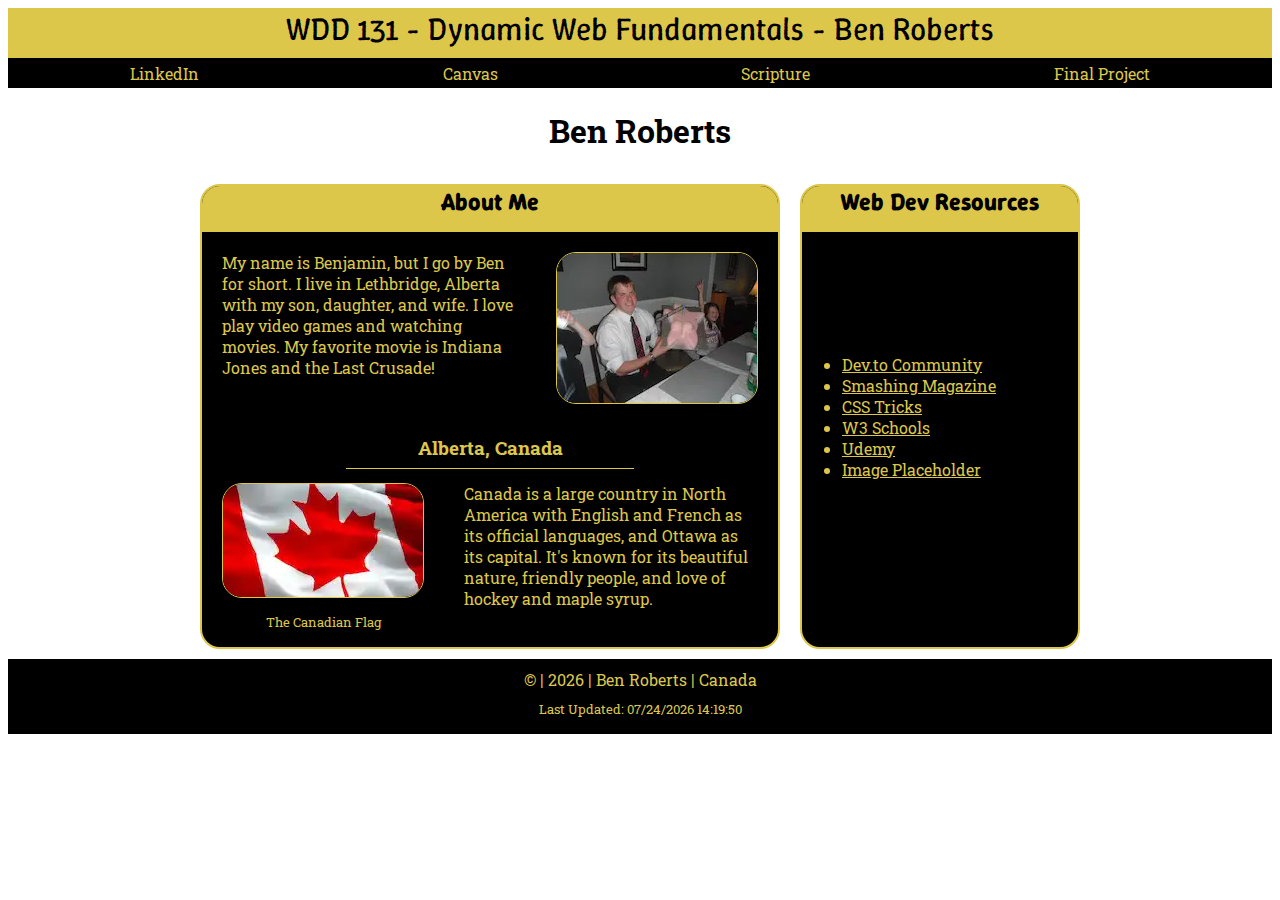
<file: index.html>
<!DOCTYPE html>
<html lang="en">

<head>
    <meta charset="UTF-8">
    <meta name="viewport" content="width=device-width, initial-scale=1.0">
    <title>WDD 131: Dynamic Web Fundamentals - Ben Roberts</title>
    <meta name="description"
        content="Index page for the first project for WDD 131 - Dynamic Web Fundamentals. THis webpage is designed by Ben Roberts and will work as a introduction for Ben Roberts">
    <meta name="author" content="Benjamin Roberts">
    <link rel="stylesheet" href="week01/styles/base.css">
    <script src="week01/scripts/getdates.js" defer></script>
    <link rel="preconnect" href="https://fonts.googleapis.com">
    <link rel="preconnect" href="https://fonts.gstatic.com" crossorigin>
    <link href="https://fonts.googleapis.com/css2?family=Roboto+Slab&family=Winky+Rough:wght@500&display=swap"
        rel="stylesheet">
</head>

<body>
    <header>
        <span id="course-title">WDD 131 - Dynamic Web Fundamentals - Ben Roberts</span>
        <nav class="link">
            <a href="https://www.linkedin.com/in/ben-roberts-283044358/">LinkedIn</a>
            <a href="https://byupw.instructure.com/.">Canvas</a>
            <a href="https://www.churchofjesuschrist.org/study/scriptures/dc-testament/dc/121?lang=eng&id=p7-p10#p7">Scripture</a>
            <a href="https://paper-dad.github.io/wdd130/wwr/contact.html">Final Project</a>
        </nav>
    </header>
    <main>
        <h1>Ben Roberts</h1>
        <section class="card">
            <h2>About Me</h2>
            <p class="intro">My name is Benjamin, but I go by Ben for short. I live in Lethbridge, Alberta with my son,
                daughter, and wife. I love play video games and watching movies. My favorite movie is Indiana Jones and
                the Last Crusade!</p>
            <img class="me" src="week01/images/profile.webp" alt="Ben Roberts">
            <h3>Alberta, Canada</h3>
            <p class="country">Canada is a large country in North America with English and French as its official
                languages, and Ottawa as its capital. It's known for its beautiful nature, friendly people, and love of
                hockey and maple syrup.</p>
            <figure class="flag">
                <img src="week01/images/canada.webp" alt="Canadian Flag">
                <figcaption>The Canadian Flag</figcaption>
            </figure>
        </section>
        <section class="card">
            <h2>Web Dev Resources</h2>
            <ul>
                <li><a href="https://dev.to/">Dev.to Community</a></li>
                <li><a href="https://www.smashingmagazine.com/">Smashing Magazine</a></li>
                <li><a href="https://css-tricks.com/">CSS Tricks</a></li>
                <li><a href="https://www.w3schools.com/">W3 Schools</a></li>
                <li><a href="https://www.udemy.com/">Udemy</a></li>
                <li><a href="https://placehold.co/">Image Placeholder</a></li>
            </ul>
        </section>
    </main>
    <footer>
        <p class="foot">&copy; | <span id="year"></span> | Ben Roberts | Canada</p>
        <p class="footy">Last Updated: <span id="lastModified"></span></p>
    </footer>
</body>

</html>
</file>
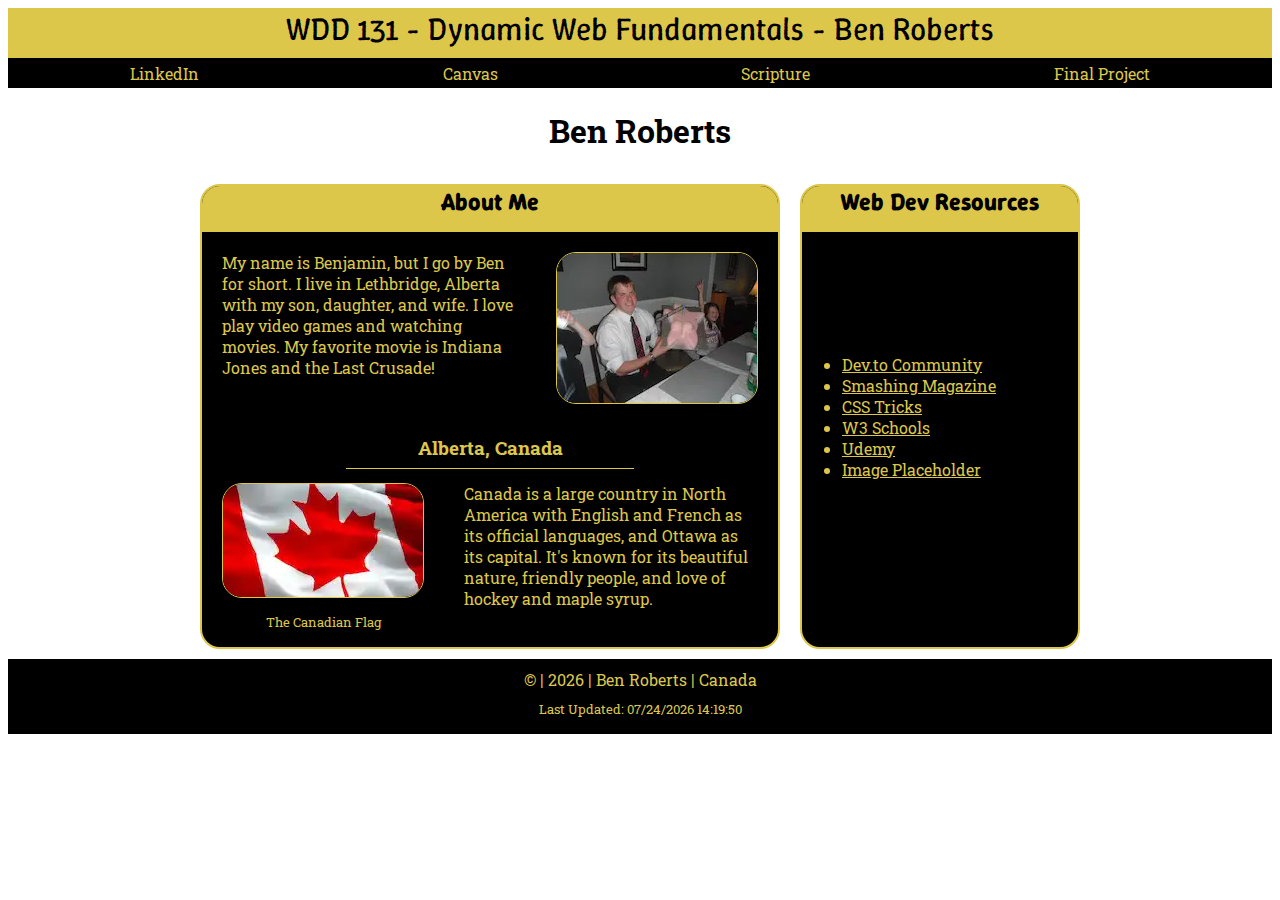
<file: week01/index.html>
<!DOCTYPE html>
<html lang="en">

<head>
    <meta charset="UTF-8">
    <meta name="viewport" content="width=device-width, initial-scale=1.0">
    <title>WDD 131: Dynamic Web Fundamentals - Ben Roberts</title>
    <meta name="description"
        content="Index page for the first project for WDDD 131 - Dynamic Web Fundamentals. THis webpage is designed by Ben Roberts and will work as a introduction for Ben Roberts">
    <meta name="author" content="Benjamin Roberts">
    <link rel="stylesheet" href="styles/base.css">
    <script src="scripts/getdates.js" defer></script>
    <link rel="preconnect" href="https://fonts.googleapis.com">
    <link rel="preconnect" href="https://fonts.gstatic.com" crossorigin>
    <link href="https://fonts.googleapis.com/css2?family=Roboto+Slab&family=Winky+Rough:wght@500&display=swap"
        rel="stylesheet">
</head>

<body>
    <header>
        <span id="course-title">WDD 131 - Dynamic Web Fundamentals - Ben Roberts</span>
        <nav class="link">
            <a href="www.linkedin.com/in/ben-roberts-283044358">LinkedIn</a>
            <a href="https://byupw.instructure.com/.">Canvas</a>
            <a
                href="https://www.churchofjesuschrist.org/study/scriptures/dc-testament/dc/121?lang=eng&id=p7-p10#p7">Scripture</a>
            <a href="https://paper-dad.github.io/wdd130/wwr/contact.html">Final Project</a>
        </nav>
    </header>
    <main>
        <h1>Ben Roberts</h1>
        <section class="card">
            <h2>About Me</h2>
            <p class="intro">My name is Benjamin, but I go by Ben for short. I live in Lethbridge, Alberta with my son,
                daughter, and wife. I love play video games and watching movies. My favorite movie is Indiana Jones and
                the Last Crusade!</p>
            <img class="me" src="images/profile.webp" alt="Ben Roberts">
            <h3>Alberta, Canada</h3>
            <p class="country">Canada is a large country in North America with English and French as its official
                languages, and Ottawa as its capital. It's known for its beautiful nature, friendly people, and love of
                hockey and maple syrup.</p>
            <figure class="flag">
                <img src="images/canada.webp">
                <figcaption>The Canadian Flag</figcaption>
            </figure>
        </section>
        <section class="card">
            <h2>Web Dev Resources</h2>
            <ul>
                <li>Dev.to Community</li>
                <li>Smashing Magazine</li>
                <li>CSS Tricks</li>
                <li>W3 Schools</li>
                <li>Udemy</li>
                <li>Image Placeholder</li>
            </ul>
        </section>
    </main>
    <footer>
        <p class="foot">&copy; | <span id="year"></span> | Ben Roberts | Canada</p>
        <p class="footy">Last Updated: <span id="lastModified"></span></p>
    </footer>
</body>

</html>
</file>
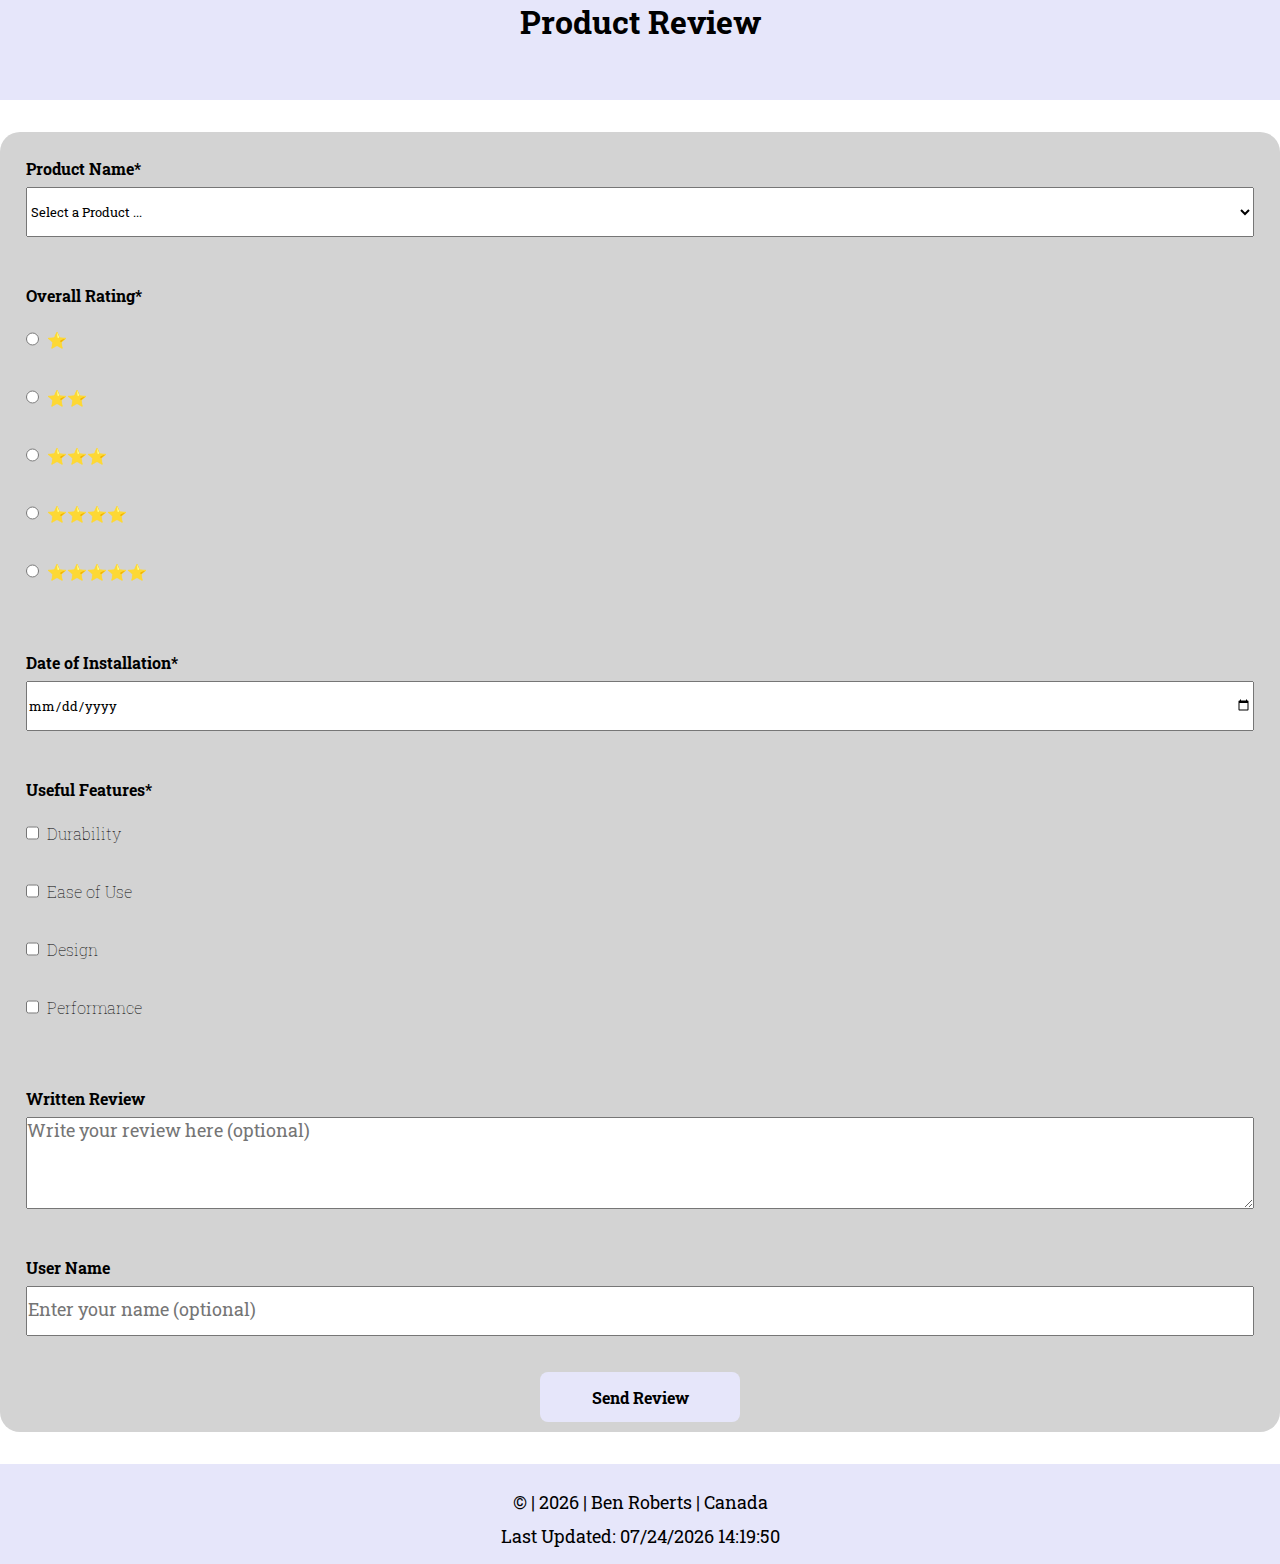
<file: form.html>
<!DOCTYPE html>
<html lang="en">

<head>
    <meta charset="UTF-8">
    <meta name="viewport" content="width=device-width, initial-scale=1.0">
    <title>Product Review Form | Ben Roberts</title>
    <meta name="description"
        content="This is a product review form page. It has good form design, be given specific field requirements, and you must include a submission confirmation with a counter. In addition, the form must be user friendly on both mobile and desktop screens">
    <meta name="author" content="Benjamin Roberts">
    <link rel="stylesheet" href="week05/styles/form.css">
    <script src="week05/scripts/form.js" defer></script>
    <link rel="preconnect" href="https://fonts.googleapis.com">
    <link rel="preconnect" href="https://fonts.gstatic.com" crossorigin>
    <link href="https://fonts.googleapis.com/css2?family=Roboto+Slab&family=Winky+Rough:wght@500&display=swap"
        rel="stylesheet">
</head>

<body>
    <header>
        <h1>Product Review</h1>
    </header>
    <main>
        <form method="get" action="week05/review.html" novalidate>
            <fieldset>
                <label for="product">Product Name*</label>
                <select id="product" name="product" required>
                    <option value="" disabled selected>Select a Product ...</option>
                </select>
            </fieldset>
            <fieldset>
                <label for="rating">Overall Rating*</label>
                <div class="rating">
                    <label><input type="radio" id="rating" name="rating" value="1" required>⭐</label>
                    <label><input type="radio" id="rating1" name="rating" value="2">⭐⭐</label>
                    <label><input type="radio" id="rating2" name="rating" value="3">⭐⭐⭐</label>
                    <label><input type="radio" id="rating3" name="rating" value="4">⭐⭐⭐⭐</label>
                    <label><input type="radio" id="rating4" name="rating" value="5">⭐⭐⭐⭐⭐</label>
                </div>
            </fieldset>
            <fieldset>
                <label for="installDate">Date of Installation*</label>
                <input type="date" id="installDate" name="installDate" required>
            </fieldset>
            <fieldset>
                <label for="features">Useful Features*</label>
                <label>
                    <input type="checkbox" id="features" name="features" value="durability">
                    Durability
                </label>
                <label>
                    <input type="checkbox" id="feature1" name="features" value="ease-of-use">
                    Ease of Use
                </label>
                <label>
                    <input type="checkbox" id="feature2" name="features" value="design">
                    Design
                </label>
                <label>
                    <input type="checkbox" id="feature3" name="features" value="performance">
                    Performance
                </label>
            </fieldset>
            <fieldset>
                <label for="review">Written Review</label>
                <textarea id="review" name="review" rows="5" placeholder="Write your review here (optional)"></textarea>
            </fieldset>
            <fieldset>
                <label for="username">User Name</label>
                <input type="text" id="username" name="username" placeholder="Enter your name (optional)">
            </fieldset>
            <div class="form-actions">
                <input type="submit" value="Send Review">
            </div>
        </form>
    </main>
    <footer>
        <div id="reviewCounter"></div>
        <p class="foot">&copy; | <span id="year"></span> | Ben Roberts | Canada</p>
        <p class="footy">Last Updated: <span id="lastModified"></span></p>
    </footer>
</body>

</html>
</file>
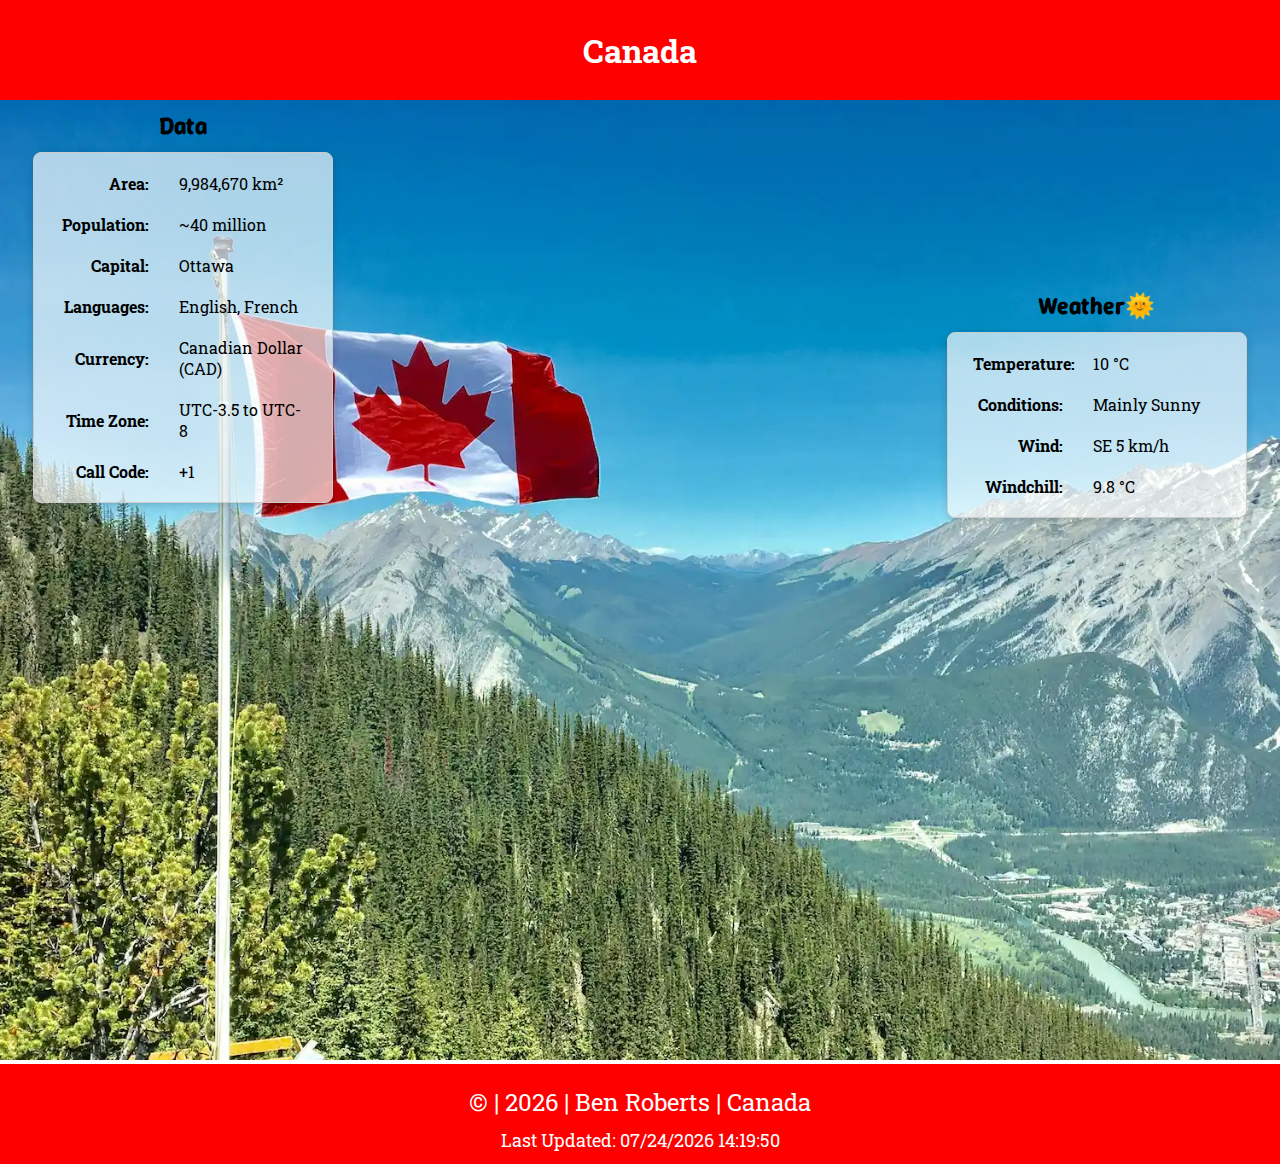
<file: place.html>
<!DOCTYPE html>
<html lang="en">

<head>
    <meta charset="UTF-8">
    <meta name="viewport" content="width=device-width, initial-scale=1.0">
    <title>Country Page | WDD130</title>
    <meta name="description"
        content="Country page for week03 project for WDD 131 - Dynamic Web Fundamentals. This webpage is designed by Ben Roberts and will work as a page to highlight my home country for Ben Roberts">
    <meta name="author" content="Benjamin Roberts">
    <link rel="stylesheet" href="week03/styles/country-page.css">
    <link rel="stylesheet" href="week03/styles/country-page-large.css">
    <script src="week03/scripts/country-page.js" defer></script>
    <link rel="preconnect" href="https://fonts.googleapis.com">
    <link rel="preconnect" href="https://fonts.gstatic.com" crossorigin>
    <link href="https://fonts.googleapis.com/css2?family=Roboto+Slab&family=Winky+Rough:wght@500&display=swap"
        rel="stylesheet">
</head>

<body>
    <header>
        <h1>Canada</h1>
    </header>
    <main>
        <div class="hero">
            <picture>
                <source srcset="week03/images/Flag-Big.webp" media="(min-width: 675px)">
                <img src="week03/images/Flag-small.webp" alt="Canadian Flag" width="500" height="250">
            </picture>
        </div>    
        <div class="data">
            <h2>Data</h2>
            <table>
                <tr>
                    <td>Area:</td>
                    <td>9,984,670 km²</td>
                </tr>
                <tr>
                    <td>Population:</td>
                    <td>~40 million</td>
                </tr>
                <tr>
                    <td>Capital:</td>
                    <td>Ottawa</td>
                </tr>
                <tr>
                    <td>Languages:</td>
                    <td>English, French</td>
                </tr>
                <tr>
                    <td>Currency:</td>
                    <td>Canadian Dollar (CAD)</td>
                </tr>
                <tr>
                    <td>Time Zone:</td>
                    <td>UTC-3.5 to UTC-8</td>
                </tr>
                <tr>
                    <td>Call Code:</td>
                    <td>+1</td>
                </tr>
            </table>
        </div>
        <div class="weather">
            <h2>Weather</h2>
            <img src="week03/images/Sunshine.svg" alt="Weather Icon" width="80" height="80">
            <table>
                <tr>
                    <td>Temperature:</td>
                    <td>10 °C</td>
                </tr>
                <tr>
                    <td>Conditions:</td>
                    <td>Mainly Sunny</td>
                </tr>
                <tr>
                    <td>Wind:</td>
                    <td>SE 5 km/h</td>
                </tr>
                <tr>
                    <td>Windchill:</td>
                    <td><span id="modWindChill"></span> °C</td>
                </tr>
            </table>
        </div>
    </main>
    <footer>
        <p class="foot">&copy; | <span id="year"></span> | Ben Roberts | Canada</p>
        <p class="footy">Last Updated: <span id="lastModified"></span></p>
    </footer>
</body>

</html>
</file>
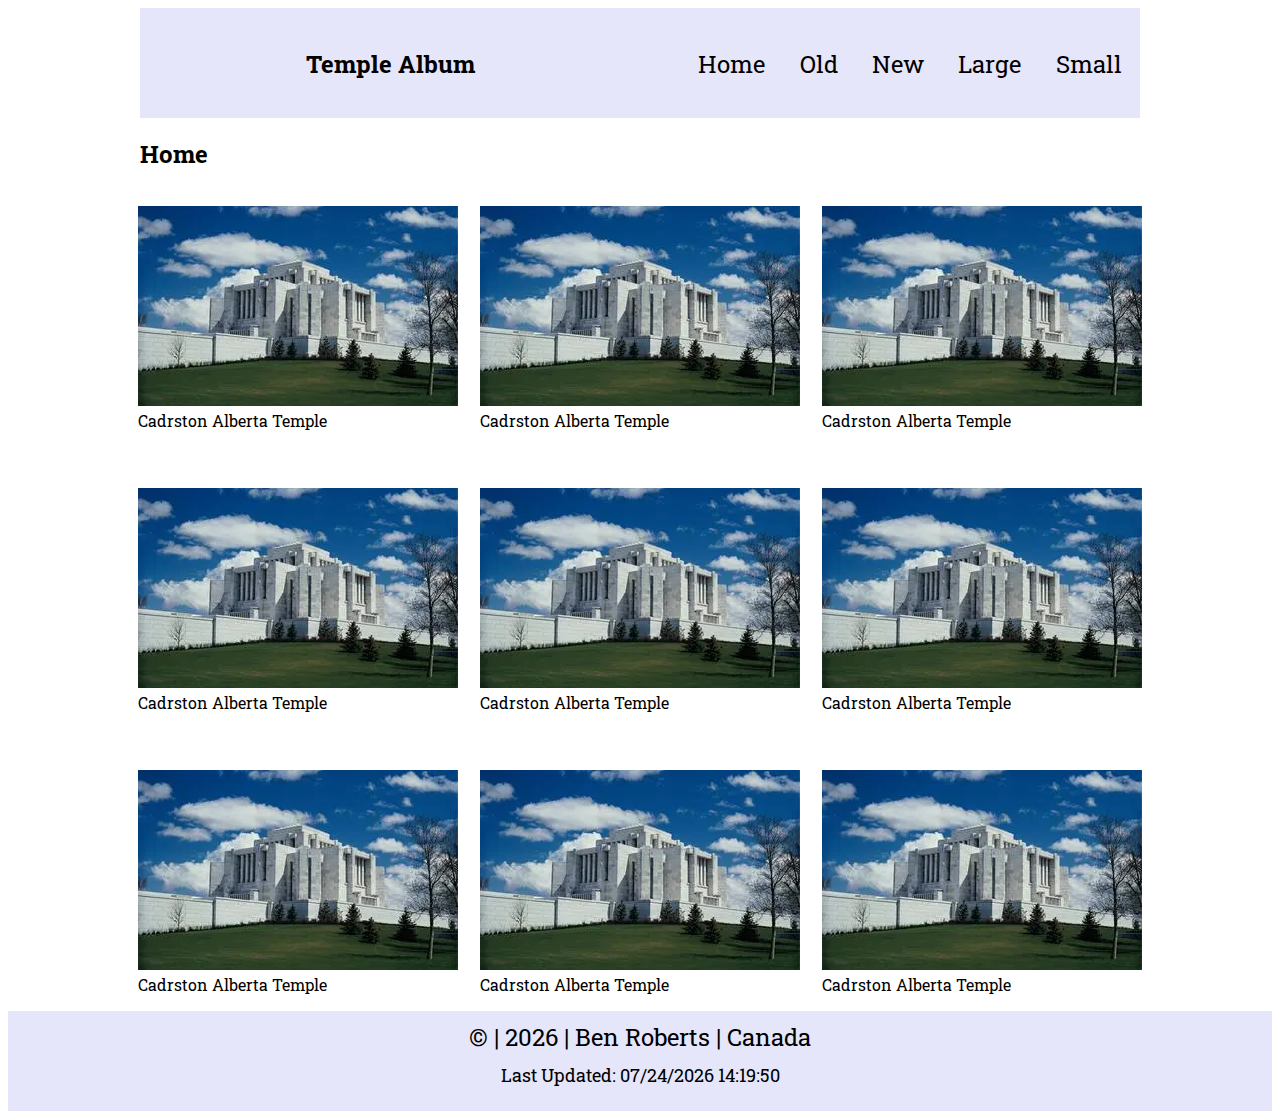
<file: temples.html>
<!DOCTYPE html>
<html lang="en">
<head>
    <meta charset="UTF-8">
    <meta name="viewport" content="width=device-width, initial-scale=1.0">
    <title>Picture Album | Ben Roberts</title>
    <meta name="description"
        content="Temples picture Album for the week02 project for WDD 131 - Dynamic Web Fundamentals. THis webpage is designed by Ben Roberts and will work as a picture album displaying Temples for Ben Roberts">
    <meta name="author" content="Benjamin Roberts">
    <link rel="stylesheet" href="week02/styles/temples.css">
    <link rel="stylesheet" href="week02/styles/temples-large.css">
    <script src="week02/scripts/temples.js" defer></script>
    <link rel="preconnect" href="https://fonts.googleapis.com">
    <link rel="preconnect" href="https://fonts.gstatic.com" crossorigin>
    <link href="https://fonts.googleapis.com/css2?family=Roboto+Slab&family=Winky+Rough:wght@500&display=swap"
        rel="stylesheet">    
</head>
<body>
    <header>
        <h1 class="headti">Temple Album</h1>
        <button id="menu"></button>
        <nav class="link">
            <ul class="navigation">
                <li><a href="https://www.linkedin.com/in/ben-roberts-283044358/">Home</a></li>
                <li><a href="https://byupw.instructure.com/.">Old</a></li>
                <li><a href="https://www.churchofjesuschrist.org/study/scriptures/dc-testament/dc/121?lang=eng&id=p7-p10#p7">New</a></li>
                <li><a href="https://paper-dad.github.io/wdd130/wwr/contact.html">Large</a></li>
                <li><a href="https://paper-dad.github.io/wdd130/wwr/contact.html">Small</a></li>
            </ul>
        </nav>
    </header>
    <main>
        <h2>Home</h2>
        <div>
            <figure>
                    <img src="week01/images/cardston-temple.webp" alt="Cardston Temple">
                    <figcaption>Cadrston Alberta Temple</figcaption>
            </figure>
            <figure>
                    <img src="week01/images/cardston-temple.webp" alt="Cardston Temple">
                    <figcaption>Cadrston Alberta Temple</figcaption>
            </figure>
            <figure>
                    <img src="week01/images/cardston-temple.webp" alt="Cardston Temple">
                    <figcaption>Cadrston Alberta Temple</figcaption>
            </figure>
            <figure>
                    <img src="week01/images/cardston-temple.webp" alt="Cardston Temple">
                    <figcaption>Cadrston Alberta Temple</figcaption>
            </figure>
            <figure>
                    <img src="week01/images/cardston-temple.webp" alt="Cardston Temple">
                    <figcaption>Cadrston Alberta Temple</figcaption>
            </figure>
            <figure>
                    <img src="week01/images/cardston-temple.webp" alt="Cardston Temple">
                    <figcaption>Cadrston Alberta Temple</figcaption>
            </figure>
            <figure>
                    <img src="week01/images/cardston-temple.webp" alt="Cardston Temple">
                    <figcaption>Cadrston Alberta Temple</figcaption>
            </figure>
            <figure>
                    <img src="week01/images/cardston-temple.webp" alt="Cardston Temple">
                    <figcaption>Cadrston Alberta Temple</figcaption>
            </figure>
            <figure>
                    <img src="week01/images/cardston-temple.webp" alt="Cardston Temple">
                    <figcaption>Cadrston Alberta Temple</figcaption>
            </figure>
        </div>
    </main>
    <footer>
        <p class="foot">&copy; | <span id="year"></span> | Ben Roberts | Canada</p>
        <p class="footy">Last Updated: <span id="lastModified"></span></p>
    </footer>
</body>
</html>
</file>
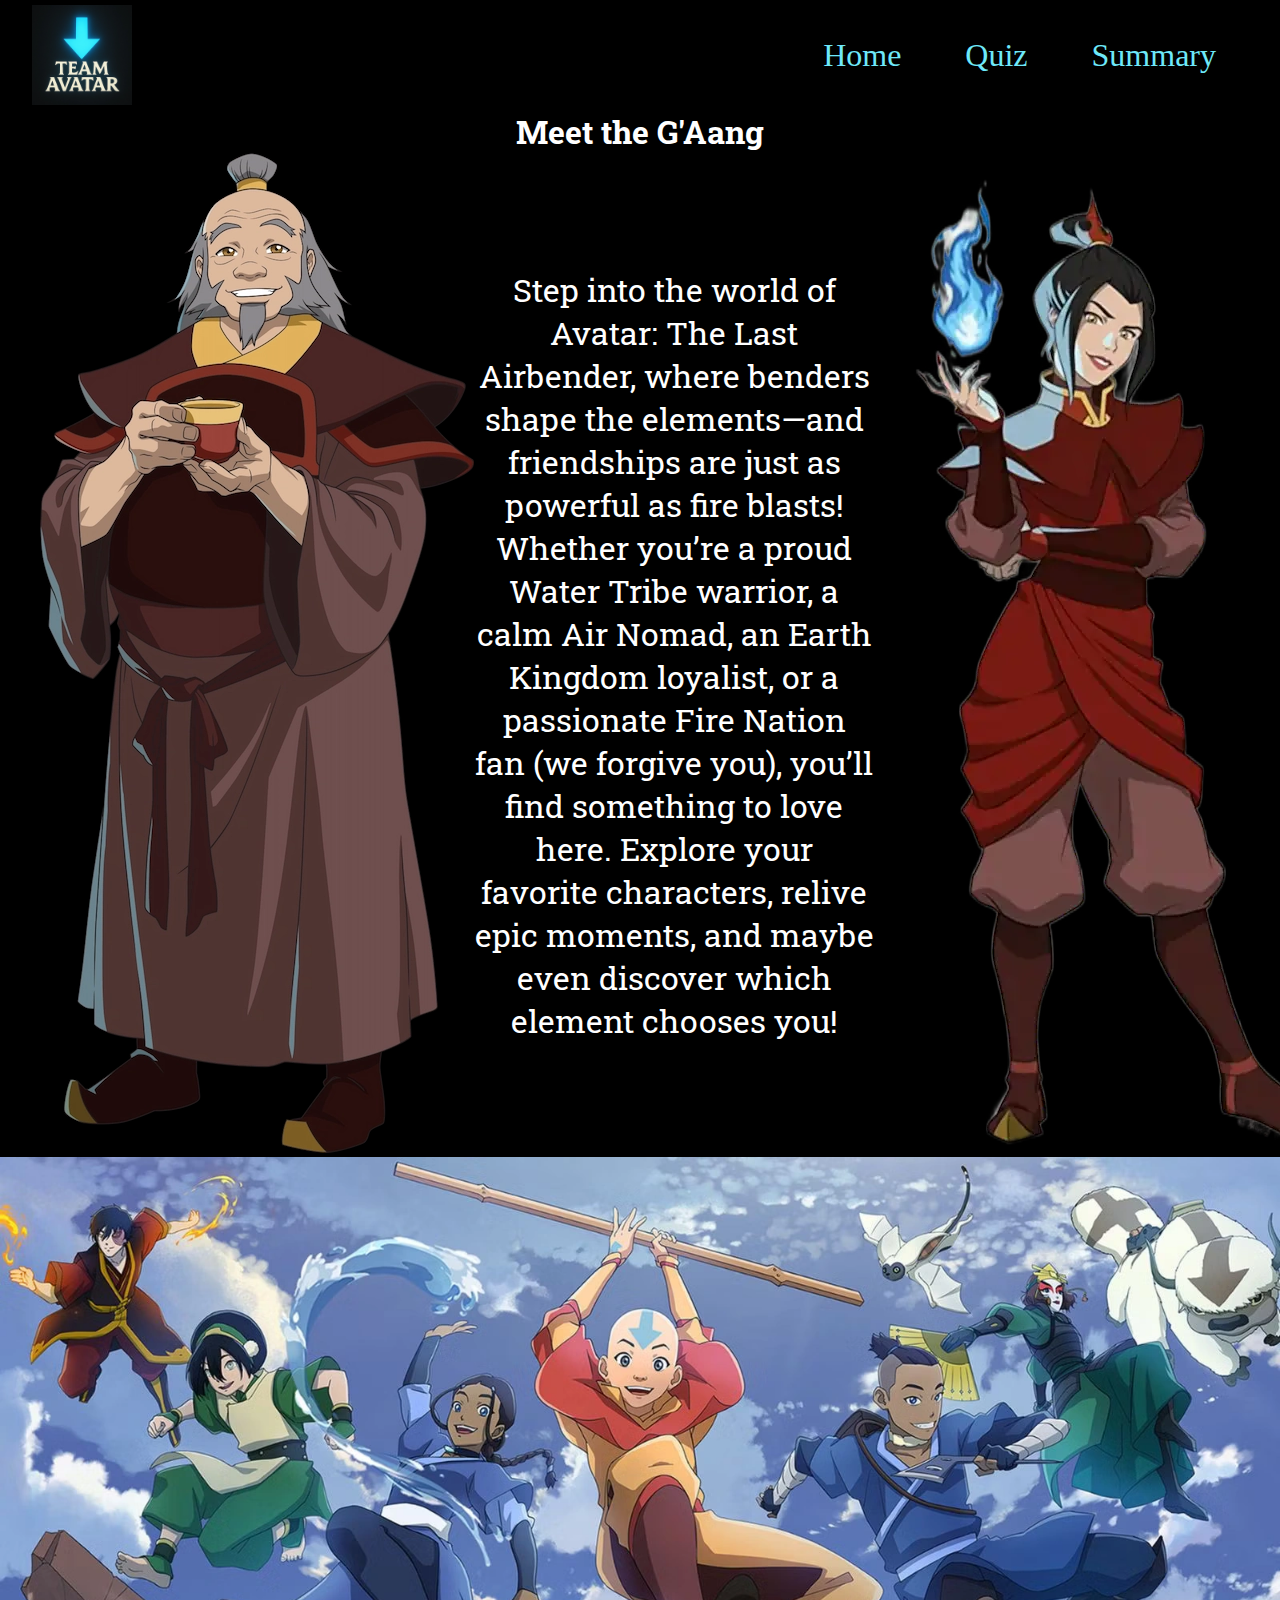
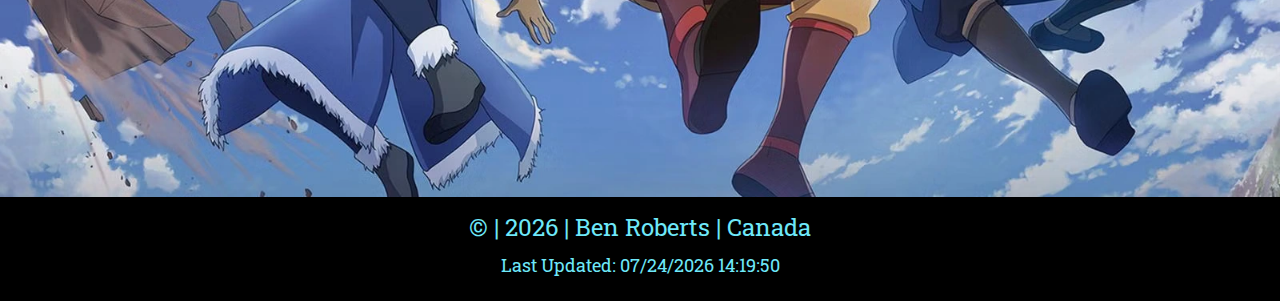
<file: project/home.html>
<!DOCTYPE html>
<html lang="en">

<head>
    <meta charset="UTF-8">
    <meta name="viewport" content="width=device-width, initial-scale=1.0">
    <title>WDD 131: Team Avatar - Ben Roberts</title>
    <meta name="description"
        content="This web page serves as the home page for Team Avater Fan Page.  It will be slighlty more simple but funtion as the introduction to the whole website.">
    <meta name="author" content="Benjamin Roberts">
    <link rel="stylesheet" href="styles/home.css">
    <link rel="stylesheet" href="styles/home-large.css">
    <script src="scripts/home.js" defer></script>
    <link rel="preconnect" href="https://fonts.googleapis.com">
    <link rel="preconnect" href="https://fonts.gstatic.com" crossorigin>
    <link href="https://fonts.googleapis.com/css2?family=Permanent+Marker&family=Roboto+Slab&display=swap" rel="stylesheet">
</head>

<body>
    <header>
        <img class="logo" src="images/Team-Avatar-Logo.webp" alt="Team Avatar Logo">
        <button id="menu"></button>
        <nav class="link">
            <ul class="navigation">
                <li><a href="https://paper-dad.github.io/wdd131/project/home.html">Home</a></li>
                <li><a href="https://paper-dad.github.io/wdd131/project/quiz.html">Quiz</a></li>
                <li><a href="https://paper-dad.github.io/wdd131/project/summary.html">Summary</a></li>
            </ul>
        </nav>
    </header>
    <main>
        <h1>Meet the G'Aang</h1>
        <section>
            <figure class="character iroh">
                <img src="images/Iroh-resize.webp" alt="Uncle Iroh" loading="lazy">
                <figcaption>Uncle Iroh</figcaption>
            </figure>
            <p class="text">Step into the world of Avatar: The Last Airbender, where benders shape the elements—and friendships are just as powerful as fire blasts! Whether you’re a proud Water Tribe warrior, a calm Air Nomad, an Earth Kingdom loyalist, or a passionate Fire Nation fan (we forgive you), you’ll find something to love here. Explore your favorite characters, relive epic moments, and maybe even discover which element chooses you!</p>
            <figure class="character zuzu">
                <img src="images/Azula-resize.webp" alt="Princess Azula" loading="lazy">
                <figcaption>Princess Azula</figcaption>
            </figure>
        </section>    
        <figure class="hero character">
            <img src="images/Gaang_ATLA_Generations.webp" alt="Team Avatar" loading="lazy">
            <figcaption>Zuko, Toph, Katara, Aang, Sokka, Suki, Momo, Appa</figcaption>
        </figure>
    </main>
    <footer>
        <p class="foot">&copy; | <span id="year"></span> | Ben Roberts | Canada</p>
        <p class="footy">Last Updated: <span id="lastModified"></span></p>
    </footer>
</body>

</html>
</file>
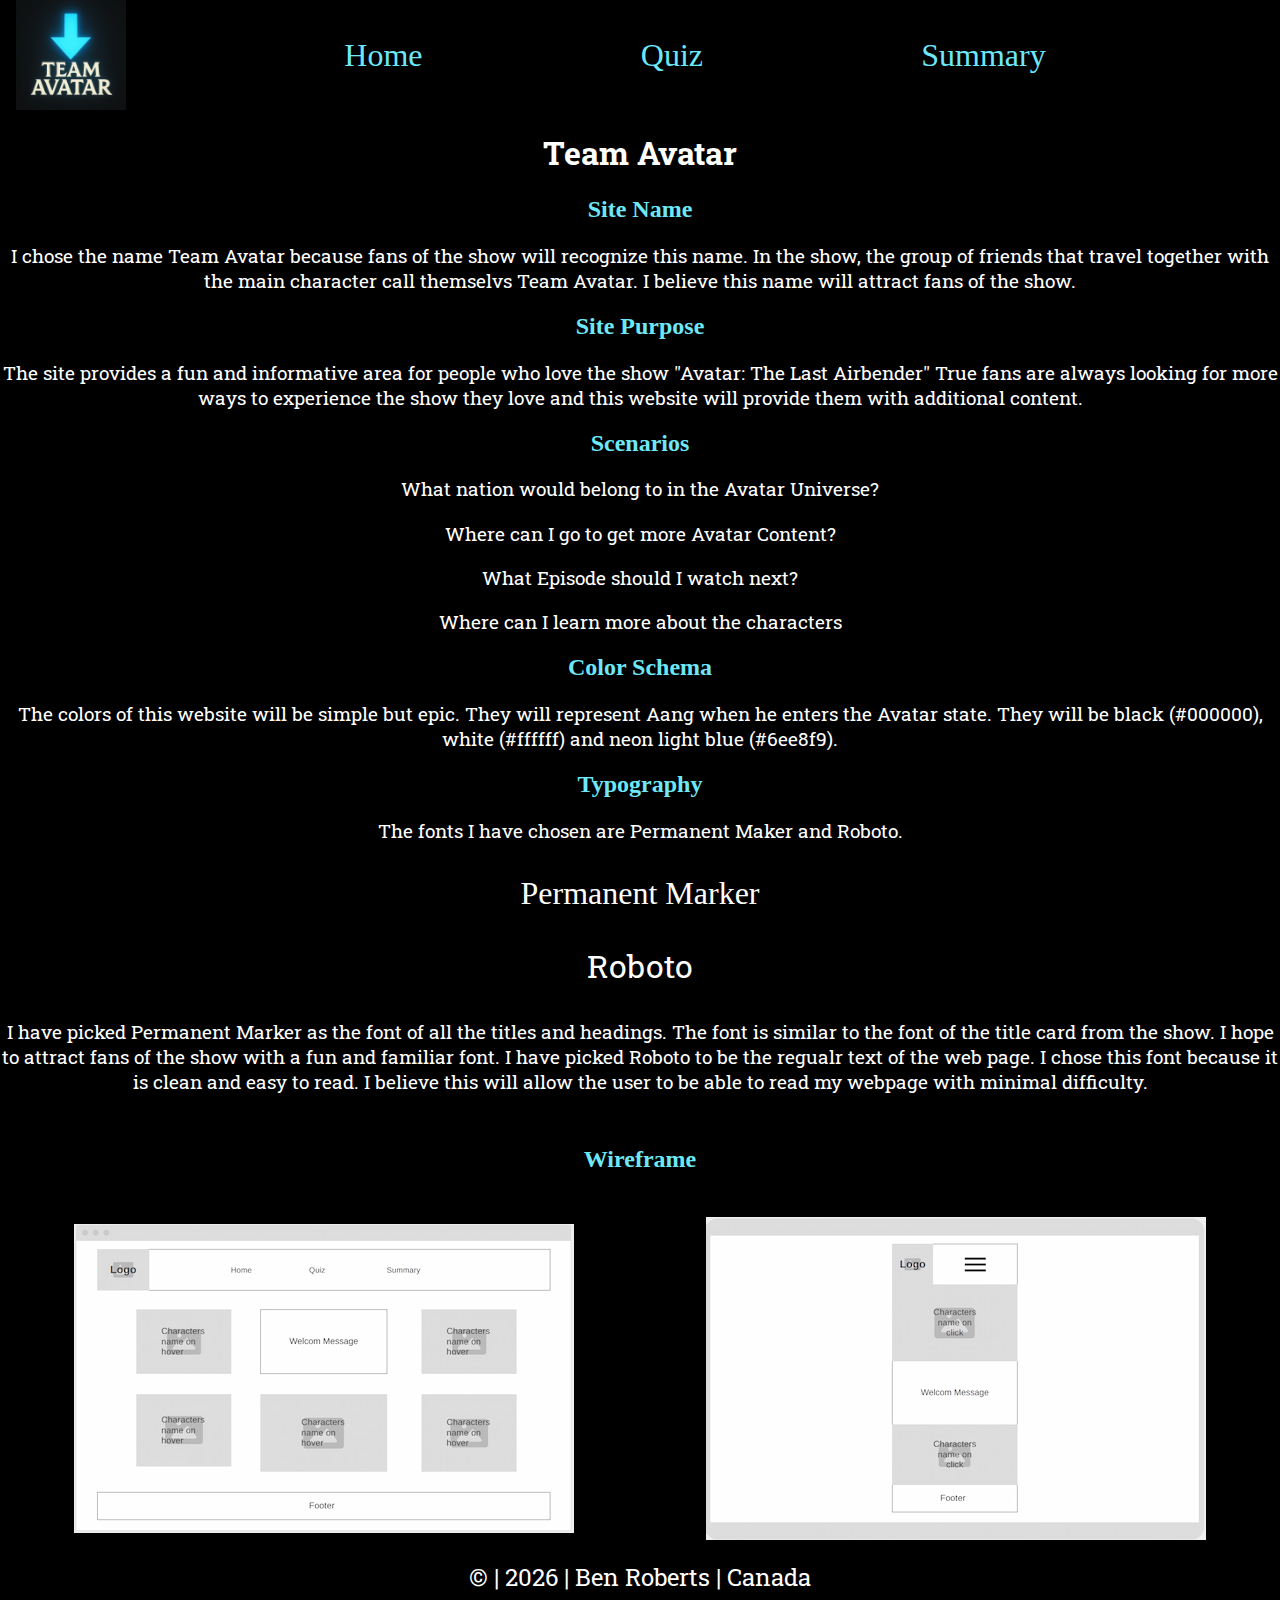
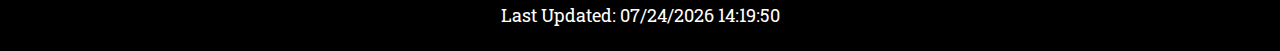
<file: project/siteplan.html>
<!DOCTYPE html>
<html lang="en">

<head>
    <meta charset="UTF-8">
    <meta name="viewport" content="width=device-width, initial-scale=1.0">
    <title>WDD 131: Website Planning Document - Ben Roberts</title>
    <meta name="description"
        content="The website plan serves as a blueprint for designing and developing your project. The purpose of this assignment is for you to organize your plans for your proposed project.">
    <meta name="author" content="Benjamin Roberts">
    <link rel="stylesheet" href="styles/siteplan.css">
    <script src="scripts/siteplan.js" defer></script>
    <link rel="preconnect" href="https://fonts.googleapis.com">
    <link rel="preconnect" href="https://fonts.gstatic.com" crossorigin>
    <link href="https://fonts.googleapis.com/css2?family=Permanent+Marker&family=Roboto+Slab&display=swap" rel="stylesheet">
</head>

<body>
    <header>
        <img class="logo" src="images/Team-Avatar-Logo.webp" alt="Team Avatar Logo">
        <nav class="link">
            <a href="https://www.linkedin.com/in/ben-roberts-283044358/">Home</a>
            <a href="https://byupw.instructure.com/.">Quiz</a>
            <a href="https://www.churchofjesuschrist.org/study/scriptures/dc-testament/dc/121?lang=eng&id=p7-p10#p7">Summary</a>
        </nav>
    </header>
    <main>
        <h1>Team Avatar</h1>
            <h2>Site Name</h2>
            <p>I chose the name Team Avatar because fans of the show will recognize this name.
                In the show, the group of friends that travel together with the main character call themselvs
                Team Avatar.  I believe this name will attract fans of the show.
            </p>
            <h2>Site Purpose</h2>
            <p>The site provides a fun and informative area for people who love the show "Avatar: The Last Airbender"
                True fans are always looking for more ways to experience the show they love and this website will
                provide them with additional content.
            </p>
            <h2>Scenarios</h2>
            <p>What nation would belong to in the Avatar Universe?</p>
            <p>Where can I go to get more Avatar Content?</p>
            <p>What Episode should I watch next?</p>
            <p>Where can I learn more about the characters</p>
            <h2>Color Schema</h2>
            <p>The colors of this website will be simple but epic.  They will represent Aang when he enters the Avatar state.
                They will be black (#000000), white (#ffffff) and neon light blue (#6ee8f9).
            </p>
            <h2>Typography</h2>
            <p>The fonts I have chosen are Permanent Maker and Roboto.</p>
            <p class="marker">Permanent Marker</p>
            <p class="robot">Roboto</p>
            <p>I have picked Permanent Marker as the font of all the titles and headings. The font is similar 
                to the font of the title card from the show.  I hope to attract fans of the show with a fun and familiar font.
                I have picked Roboto to be the regualr text of the web page.  I chose this font because it is clean and easy
                to read.  I believe this will allow the user to be able to read my webpage with minimal difficulty.
            </p>
            <section>
                <h2 class="wire">Wireframe</h2>
                <img src="images/Wireframe-Browser.webp" alt="Wire Frame Browser">
                <img src="images/Wireframe-Mobile.webp" alt="Wire Frame Mobile">
            </section>
    </main>
    <footer>
        <p class="foot">&copy; | <span id="year"></span> | Ben Roberts | Canada</p>
        <p class="footy">Last Updated: <span id="lastModified"></span></p>
    </footer>
</body>

</html>
</file>
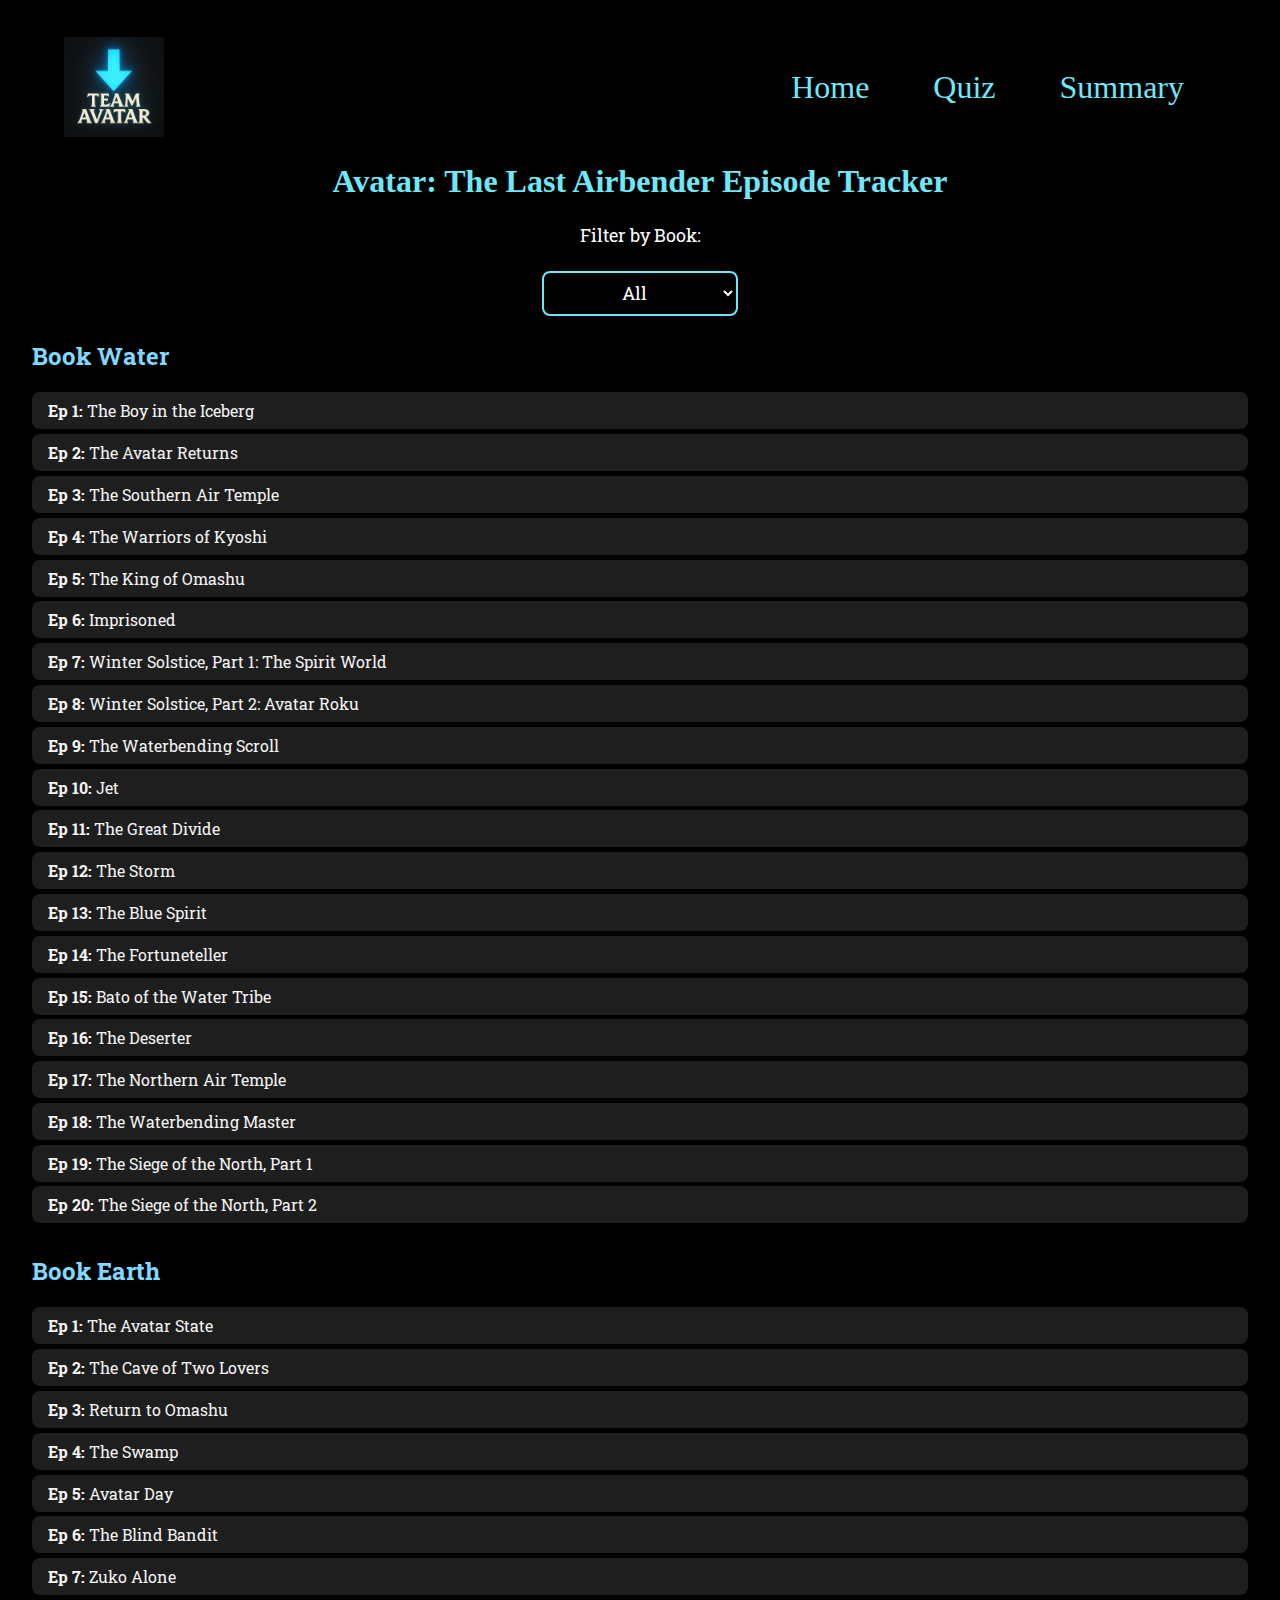
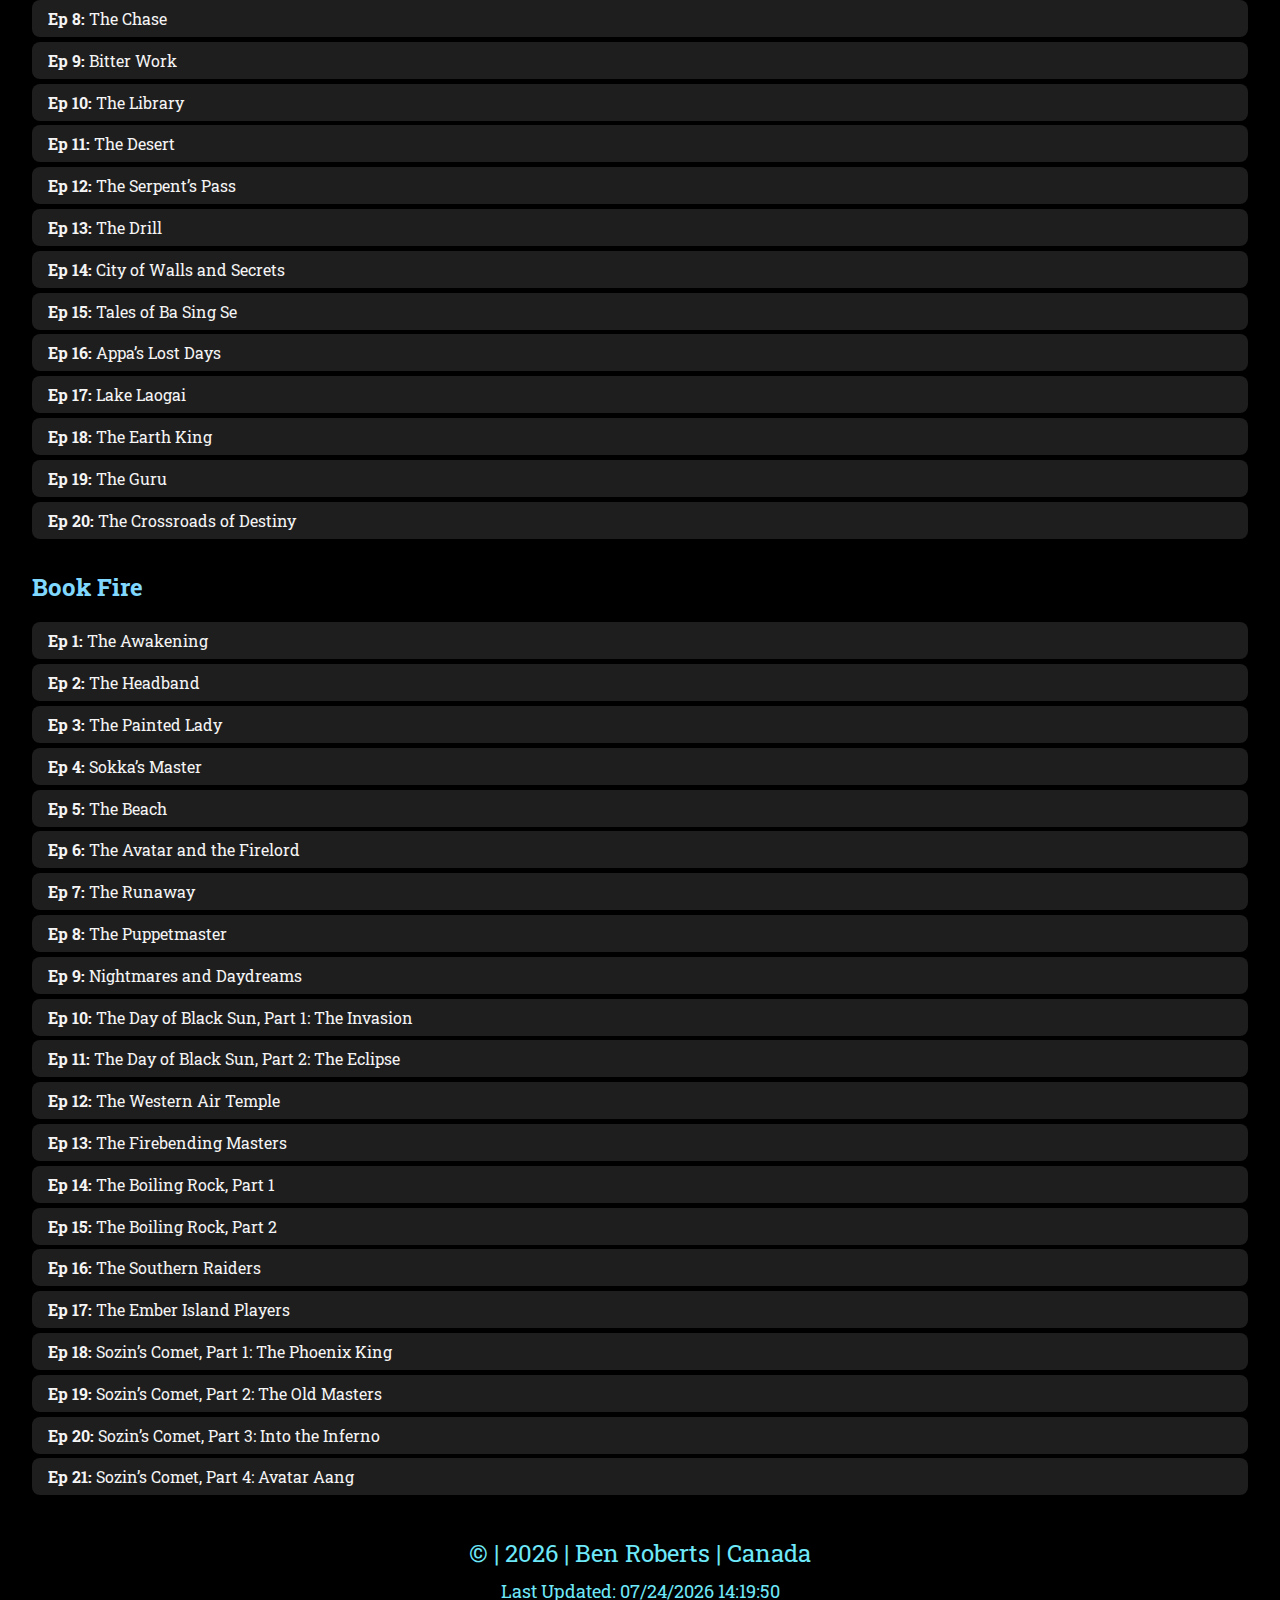
<file: project/summary.html>
<!DOCTYPE html>
<html lang="en">

<head>
    <meta charset="UTF-8">
    <meta name="viewport" content="width=device-width, initial-scale=1.0">
    <title>WDD 131: Summary - Ben Roberts</title>
    <meta name="description"
        content="This web page serves as the summary page for Team Avater Fan Page.  It will list each episode and have a short summary of that episode.">
    <meta name="author" content="Benjamin Roberts">
    <link rel="stylesheet" href="styles/summary.css">
    <link rel="stylesheet" href="styles/summary-large.css">
    <script src="scripts/summary.js" defer></script>
    <link rel="preconnect" href="https://fonts.googleapis.com">
    <link rel="preconnect" href="https://fonts.gstatic.com" crossorigin>
    <link href="https://fonts.googleapis.com/css2?family=Permanent+Marker&family=Roboto+Slab&display=swap"
        rel="stylesheet">
</head>

<body>
    <header>
        <img class="logo" src="images/Team-Avatar-Logo.webp" alt="Team Avatar Logo">
        <button id="menu"></button>
        <nav class="link">
            <ul class="navigation">
                <li><a href="https://paper-dad.github.io/wdd131/project/home.html">Home</a></li>
                <li><a href="https://paper-dad.github.io/wdd131/project/quiz.html">Quiz</a></li>
                <li><a href="https://paper-dad.github.io/wdd131/project/summary.html">Summary</a></li>
            </ul>
        </nav>
    </header>
    <main>
        <h1>Avatar: The Last Airbender Episode Tracker</h1>
        <label for="bookFilter">Filter by Book:</label>
        <select id="bookFilter">
            <option value="All">All</option>
            <option value="Water">Book One: Water</option>
            <option value="Earth">Book Two: Earth</option>
            <option value="Fire">Book Three: Fire</option>
        </select>
        <div id="episode-container"></div>
    </main>
    <footer>
        <p class="foot">&copy; | <span id="year"></span> | Ben Roberts | Canada</p>
        <p class="footy">Last Updated: <span id="lastModified"></span></p>
    </footer>
</body>

</html>
</file>
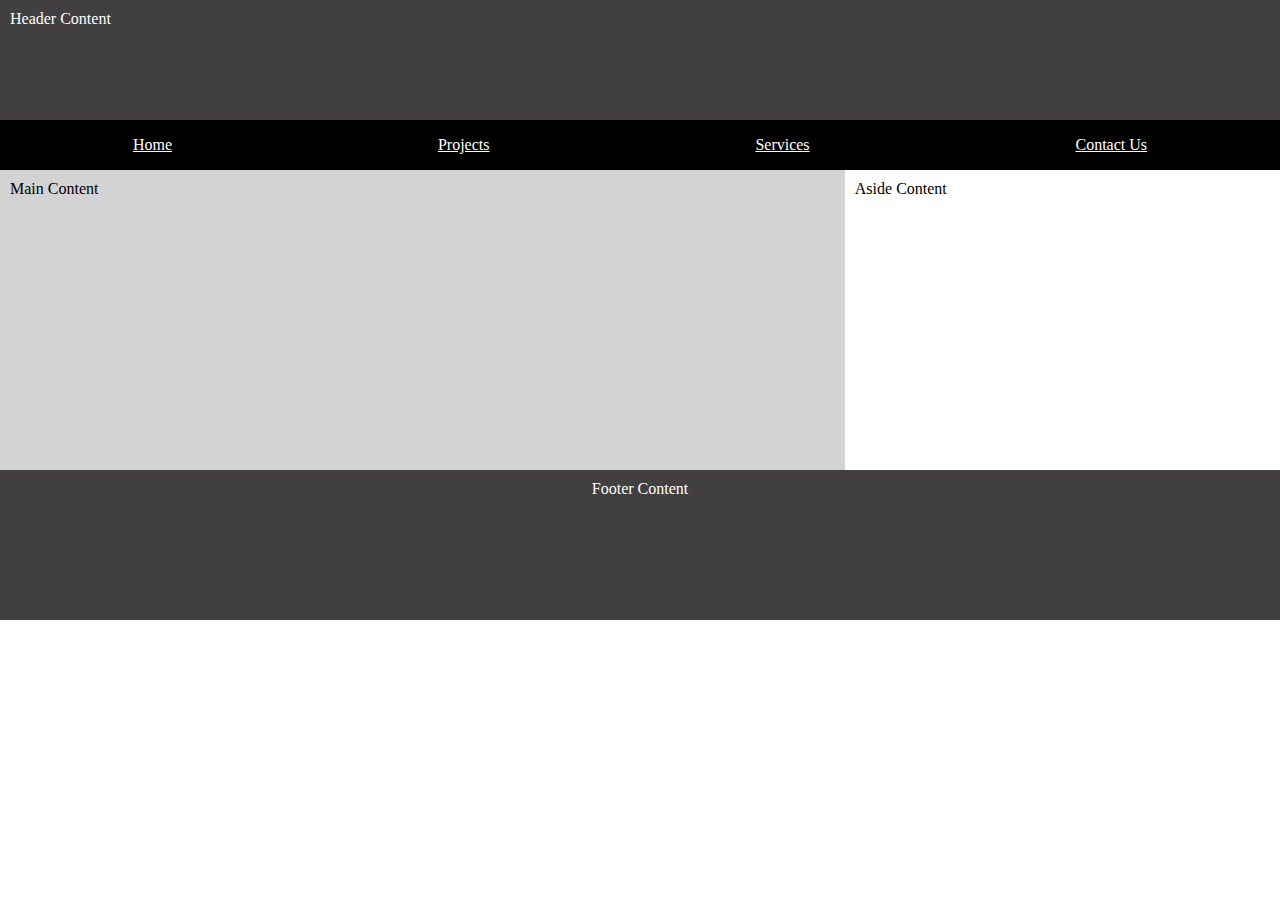
<file: week01/basic-layout.html>
<!DOCTYPE html>
<html lang="en">
<head>
    <meta charset="UTF-8">
    <meta name="viewport" content="width=device-width, initial-scale=1.0">
    <title>Basic Layout | Ben Roberts WDD 131</title>
    <meta name="description"
        content="Testing page to review HTML and CSS. Its just the basics for this webpage">
    <meta name="author" content="Benjamin Roberts">
        <link rel="stylesheet" href="styles/layout.css">
</head>
<body>
    <header>
        <p class="head">Header Content</p>
        <nav class="link">
            <a href="https://paper-dad.github.io/wdd130/wwr/index.html">Home</a>
            <a href="https://paper-dad.github.io/wdd130/wwr/about.html">Projects</a>
            <a href="https://paper-dad.github.io/wdd130/wwr/trips.html">Services</a>
            <a href="https://paper-dad.github.io/wdd130/wwr/contact.html">Contact Us</a>
        </nav>
    </header>
    <main>
        <p class="main">Main Content</p>
        <p class="aside">Aside Content</p>
    </main>
    <footer>
        <p class="foot">Footer Content</p>
    </footer>
</body>
</html>
</file>
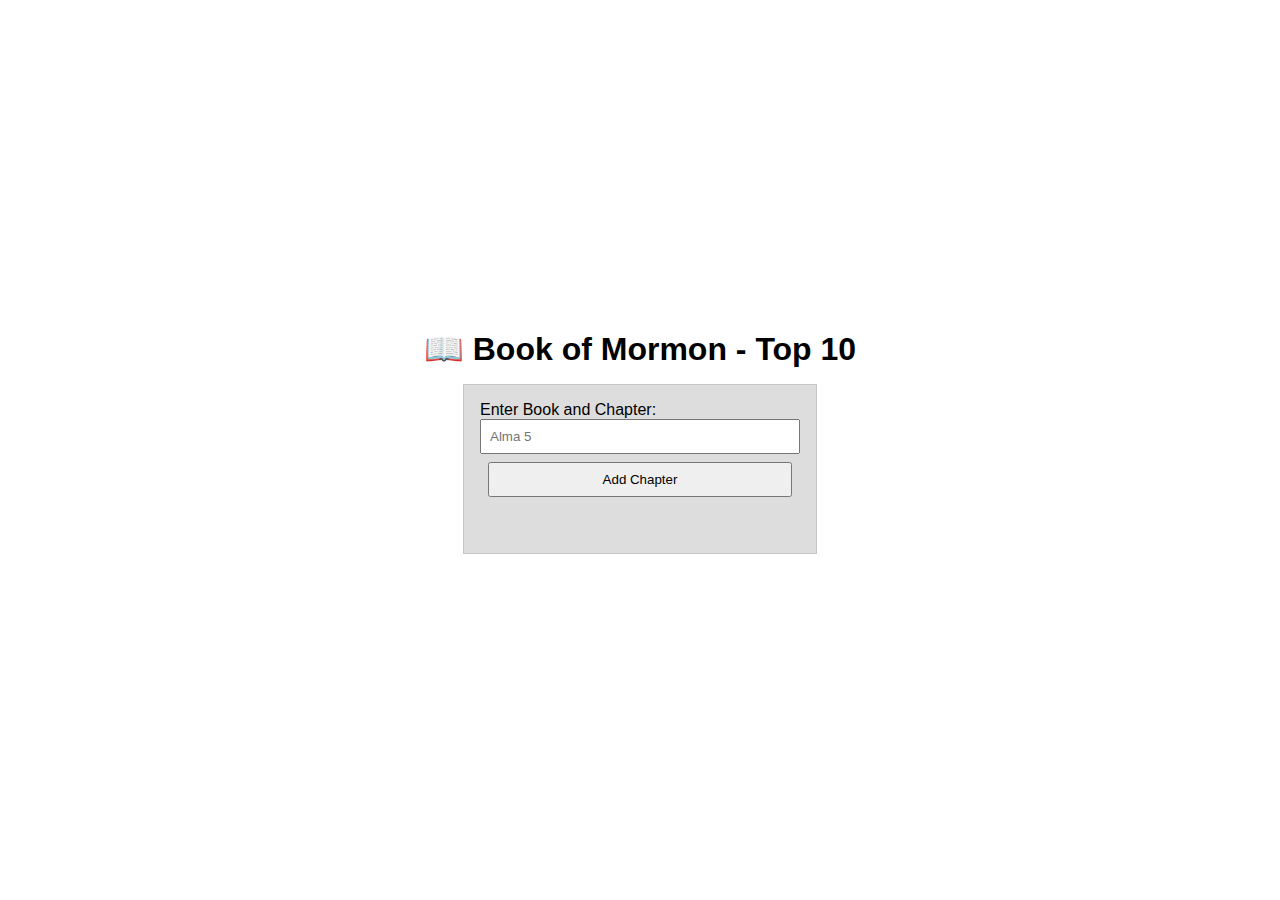
<file: week02/bom.html>
<!DOCTYPE html>
<html lang="en">
<head>
    <meta charset="UTF-8">
    <meta name="viewport" content="width=device-width, initial-scale=1.0">
    <title>BOM Activity | Ben Roberts</title>
    <meta name="description"
        content="Index page for the activity project for WDD 131 - Dynamic Web Fundamentals. THis webpage is designed by Ben Roberts and will work as a introduction for Ben Roberts">
    <meta name="author" content="Benjamin Roberts">
    <link rel="stylesheet" href="styles/bom.css">
    <script src="scripts/bom.js" defer></script>
</head>
<body>
    <h1>📖 Book of Mormon - Top 10</h1>
    <main>
        <label for="favchap">Enter Book and Chapter: </label>
        <input type="text" id="favchap" placeholder="Alma 5">
        <button type="submit">Add Chapter</button>
        <ul id="list"></ul>
    </main>
</body>
</html>
</file>
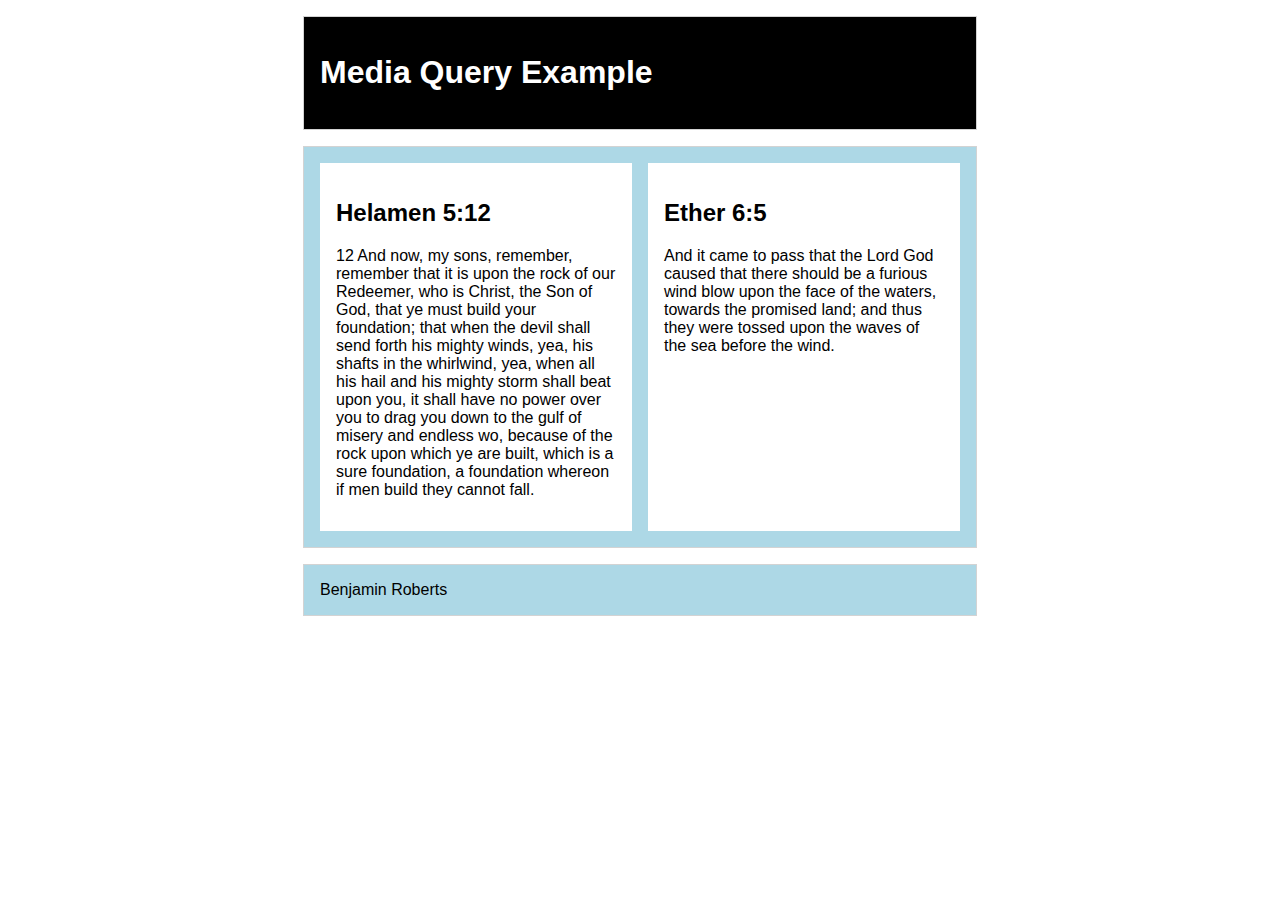
<file: week02/media-query.html>
<!DOCTYPE html>
<html lang="en">
<head>
    <meta charset="UTF-8">
    <meta name="viewport" content="width=device-width, initial-scale=1.0">
    <title>Media Query | Ben Roberts</title>
    <meta name="description"
        content="Index page for the activity project for WDD 131 - Dynamic Web Fundamentals. THis webpage is designed by Ben Roberts and will work as a introduction for Ben Roberts">
    <meta name="author" content="Benjamin Roberts">
    <link rel="stylesheet" href="styles/media-query.css">
    <link rel="stylesheet" href="styles/media-query-large.css">
    <link rel="preconnect" href="https://fonts.googleapis.com">
    <link rel="preconnect" href="https://fonts.gstatic.com" crossorigin>
    <link href="https://fonts.googleapis.com/css2?family=Roboto+Slab&family=Winky+Rough:wght@500&display=swap"
        rel="stylesheet">
</head>
<body>
    <header>
        <h1>Media Query Example</h1>
    </header>
    <main>
        <section>
            <h2>Helamen 5:12</h2>
            <p>12 And now, my sons, remember, remember that it is upon the rock of our Redeemer, who is Christ, the Son of God, that ye must build your foundation; that when the devil shall send forth his mighty winds, yea, his shafts in the whirlwind, yea, when all his hail and his mighty storm shall beat upon you, it shall have no power over you to drag you down to the gulf of misery and endless wo, because of the rock upon which ye are built, which is a sure foundation, a foundation whereon if men build they cannot fall.</p>
        </section>
        <section>
            <h2>Ether 6:5</h2>
            <p>And it came to pass that the Lord God caused that there should be a furious wind blow upon the face of the waters, towards the promised land; and thus they were tossed upon the waves of the sea before the wind.</p>
        </section>
    </main>
    <footer>
        Benjamin Roberts
    </footer>
</body>
</html>
</file>
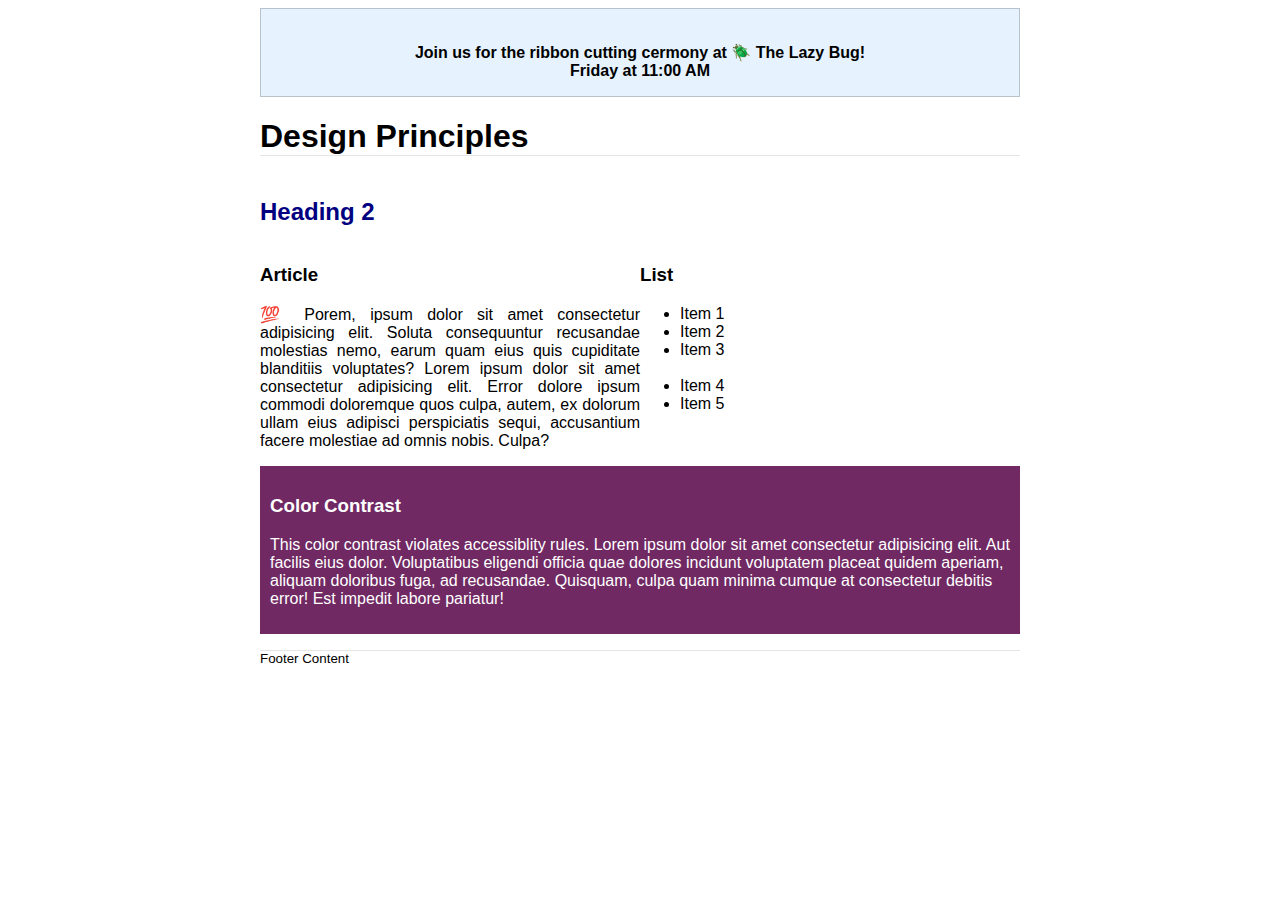
<file: week03/design.html>
<!DOCTYPE html>
<html lang="en">
<head>
    <meta charset="UTF-8">
    <meta name="viewport" content="width=device-width, initial-scale=1.0">
    <title>Design | WDD131</title>
    <meta name="description"
        content="design activity for the week03 activity for WDD 131 - Dynamic Web Fundamentals. THis webpage is designed by Ben Roberts and will work as design template for Ben Roberts">
    <meta name="author" content="Benjamin Roberts">
    <link rel="stylesheet" href="styles/design.css">
</head>
<body>
    <header>
        <div class="banner"><br>Join us for the ribbon cutting cermony at 🪲 The Lazy Bug!<br>Friday at 11:00 AM</div>
        <h1>Design Principles</h1>
    </header>
    <main>
        <h2>Heading 2</h2>
        <section>
            <h3>Article</h3>
            <article>
                <p>💯 Porem, ipsum dolor sit amet consectetur adipisicing elit. Soluta consequuntur recusandae molestias nemo, earum quam eius quis cupiditate blanditiis voluptates? Lorem ipsum dolor sit amet consectetur adipisicing elit. Error dolore ipsum commodi doloremque quos culpa, autem, ex dolorum ullam eius adipisci perspiciatis sequi, accusantium facere molestiae ad omnis nobis. Culpa?</p>
            </article>
        </section>
        <section>
            <h3>List</h3>
            <ul>
                <li>Item 1</li>
                <li>Item 2</li>
                <li>Item 3<br><br></li>
                <li>Item 4</li>
                <li>Item 5</li>
            </ul>
        </section>
        <div class="callout">
            <h3>Color Contrast</h3>
            <p>This color contrast violates accessiblity rules. Lorem ipsum dolor sit amet consectetur adipisicing elit. Aut facilis eius dolor. Voluptatibus eligendi officia quae dolores incidunt voluptatem placeat quidem aperiam, aliquam doloribus fuga, ad recusandae. Quisquam, culpa quam minima cumque at consectetur debitis error! Est impedit labore pariatur!</p>
        </div>
    </main>
    <footer>
        Footer Content
    </footer>
</body>
</html>
</file>
<file: week01/styles/base.css>
:root {
    --primary-color: rgb(221, 199, 75);
    --secondary-color: black;
    --primary-font: "Winky Rough", sans-serif;
    --secondary-font: "Roboto Slab", serif;
}

* {
    color: var(--primary-color);
    font-family: var(--secondary-font);
}

.link {
    display: flex;
    justify-content: space-around;
    background-color: black;
    height: 30px;
    align-items:center;
}

nav a {
    text-decoration: none;
}

nav a:hover {
    text-decoration:underline;
}

#course-title {
    display: block;
    width: 100%;
    height: 50px;
    text-align: center;
    background-color: var(--primary-color);
    color: var(--secondary-color);
    font-family: var(--primary-font);
    font-size: xx-large;
}

main {
    display: grid;
    grid-template-columns: 2fr 1fr;
    width: 900px;
    margin: 0 auto;
}

h1 {
    grid-row: 1;
    grid-column: 1/ span 2;
    background-color: white;
    color: var(--secondary-color);
    text-align: center;
}

section {
    display: grid;
    grid-template-columns: 1fr 1fr 1fr;
    grid-template-rows: 10% 40% 10% 40%;
    border: var(--primary-color) 2px solid;
    margin: 10px;
    background-color: var(--secondary-color);
    border-radius: 20px;
    overflow: hidden;
}

h2 {
    grid-column: 1 / span 3;
    grid-row: 1;
    margin: 0;
    background-color: var(--primary-color);
    color: var(--secondary-color);
    text-align: center;
    font-family: var(--primary-font);
}

p {
    margin: 20px;
}

img {
    margin: 20px;
    border: var(--primary-color) solid 1px;
    border-radius: 20px;
}

.intro {
    grid-column: 1 / 3;
    grid-row: 2;
}

.country {
    grid-row: 4;
    grid-column: 2/ span 3;
}

.me {
    grid-row: 2;
    grid-column: 3;
}

.flag {
    grid-row: 4;
    grid-column: 1;
    margin: 0;
    padding: 0;
}

figcaption {
  font-size: 0.8em;
  color: var(--primary-color);
  text-align:center;
  margin: 0;
  padding: 0;
  line-height: .1;
}

h3 {
    grid-column: 1 / span 3;
    grid-row: 3 / 4;
    text-align: center;
    position: relative;
    height: fit-content;
}

h3::after {
  content: "";
  display: block;
  width: 50%;
  height: 1px;
  background-color: var(--primary-color);
  margin: 8px auto 0 auto;
}

ul {
    grid-column: 1/ span 3;
    grid-row: 1/ span 4;
    align-self: center;
    text-decoration: underline;
}

footer{
    width: 100%;
    height: 75px;
    text-align: center;
    align-self: center;
    background-color: var(--secondary-color);
    font-family: var(--primary-font);
}

.foot {
    margin:0;
    padding: 10px;
}

.footy {
    margin: 0;
    padding: 0;
    font-size: small;
}
</file>
<file: week05/styles/form.css>
* {
    font-family: "Roboto Slab", serif;
    margin: 0;
    padding: 0;
    box-sizing: border-box;
}

header{
    background-color: lavender;
    width: 100%;
    height: 100px;
    display: flex;
    flex-direction: column;
    text-align: center;
}

main {
    background-color: lightgrey;
    padding: 10px;
    margin-top: 2rem;
    margin-bottom: 2rem;
    width: 100%;
    border-radius: 20px;
}

fieldset {
    display: grid;
    border: none;
    padding: 1rem;
    margin-bottom: 1rem;
}

.rating {
  display: flex;
  flex-direction: column;
}

.rating label {
  display: flex;
  align-items: center;
  gap: 0.5rem;
}

label {
    display: block;
    margin-bottom: .5rem;
    font-weight: 500;
    font-weight: bold;
}

input {
    height: 50px;
}

select{
    height: 50px;
}

.form-actions input[type="submit"] {
    display: block;
    width: 200px;
    margin: 20px auto 0 auto;
    padding: 12px 0;
    background-color: lavender;
    border: none;
    border-radius: 8px;
    font-weight: bold;
    font-size: 1rem;
    transition: background-color 0.3s;
}

.form-actions input[type="submit"]:hover {
    background-color: #d0bfff;
}

fieldset label {
    display: flex;
    align-items: center;
    gap: 0.5rem;
}

label:has(input[type="checkbox"]) {
    font-weight: lighter;
}

input::placeholder,
textarea::placeholder {
    font-size: large;
}

/*-------------------------footer Style---------------------------*/

footer {
    width: 100%;
    height: 100px;
    text-align: center;
    align-content: center;
    background-color: lavender;
}

.foot {
    margin: 0;
    padding: 10px;
    font-size: large;
}

.footy {
    margin: 0;
    padding: 0;
    font-size: large;
}
</file>
<file: week03/styles/country-page.css>
:root {
    --primary-font: "Winky Rough", sans-serif;
    --secondary-font: "Roboto Slab", serif;
    --primary-color: red;
    --secondary-color: white;
    --table-bg: #fff;
    --table-border: #ccc;
}

* {
    margin: 0;
    box-sizing: border-box;
}

body {
    font-family: var(--secondary-font);
    background-color: #f9f9f9;
}

header {
    background-color: var(--primary-color);
    height: 100px;
    display: flex;
    justify-content: center;
    align-items: center;
}

h1 {
    font-family: var(--secondary-font);
    color: var(--secondary-color);
}

.hero img {
    width: 100%;
    height: auto; 
    object-fit: cover;
}

.hero {
    background-color: white;
    margin: 0;
}

h2 {
    display: flex;
    justify-content: center;
    align-items: center;
    font-family: var(--primary-font);
    margin-bottom: 15px;
}

div.data, div.weather {
    display: flex;
    flex-direction: column;
    align-items: center;
    margin: 20px;
}

div.data h2, div.weather h2 {
    margin-bottom: 10px;
    font-family: var(--primary-font);
    font-size: 1.5rem;
    text-align: center;
}

table {
    border-collapse: separate;
    border-spacing: 0;
    background-color: var(--table-bg);
    border: 1px solid var(--table-border);
    border-radius: 8px;
    box-shadow: 0 2px 8px rgba(0,0,0,0.15);
    padding: 10px;
    table-layout: fixed;
    width: 300px;
}

table td {
    padding: 10px 15px;
}

table td:first-child {
    text-align: right;
    width: 120px;
    font-weight: bold;
    padding-right: 15px;
}

table td:last-child {
    text-align: left;
    padding-left: 15px;
}

footer {
    width: 100%;
    height: 100px;
    text-align: center;
    background-color: var(--primary-color);
    color: var(--secondary-color);
    font-family: var(--secondary-font);
    display: flex;
    flex-direction: column;
    justify-content: center;
    align-items: center;
}

.foot {
    margin: 0;
    padding: 10px;
    font-size: x-large;
}

.footy {
    margin: 0;
    padding: 0;
    font-size: large;
}
</file>
<file: week03/styles/country-page-large.css>
@media screen and (min-width: 675px) {
    .hero {
        position: relative;
        margin: 0;
    }

    div.data {
        position: absolute;
        top: 10%;
        left: 1%;
    }

    div.weather {
        position: absolute;
        top: 30%;
        right: 1%;
    }

    div.weather h2::after {
        content: " 🌞";
    }

    .weather img {
        display: none;
    }

    table {
        background-color: rgba(255, 255, 255, 0.67);
    }
}
</file>
<file: week02/styles/temples.css>
:root {
    --primary-font: "Winky Rough", sans-serif;
    --secondary-font: "Roboto Slab", serif;
}

* {
    color: black;
    font-family: var(--secondary-font);
}

.navigation {
	display: flex;
	flex-direction: column;
	justify-content: space-evenly;
	list-style: none;
	background-color: lavender;
    max-width: 1000px;
}

header {
    background-color: lavender;
    min-height: 110px;
    display: flex;
    align-items: center;
    position: relative;
}

.headti {
    font-size: x-large;
    padding: 10px;
}

.headti.hidden {
    visibility: hidden;
    opacity: 0;
}

.navigation a {
	display: none;
	padding: 1rem;
	text-align: center;
	text-decoration: none;
}


nav a:hover {
    text-decoration:underline;
}

main {
    max-width: 1000px;
    margin: 0 auto;
}

h1 {
    text-align: center;
}

div {
    display:grid; 
    grid-template-columns: repeat(auto-fit, minmax(300px, 1fr)); 
    grid-gap: 25px;place-items: center;
}

#menu {
  font-size: 1.5rem;
  border: 0;
  background: none;
  color: #000;
  position: absolute; 
  top: 1rem; 
  right: 1rem;
}

#menu::before {
	content: "☰";
}

#menu.open::before {
	content: "❎";
}

.navigation.open a {
	display: block;
}

footer{
    width: 100%;
    height: 100px;
    text-align: center;
    align-self: center;
    background-color: lavender;
}

.foot {
    margin:0;
    padding: 10px;
    font-size: x-large;
}

.footy {
    margin: 0;
    padding: 0;
    font-size: large;
}
</file>
<file: week02/styles/temples-large.css>
@media (min-width: 44.5em) {
    h1 {
        margin-left: 0;
        text-align: center;
    }

    #menu {
        display: none;
    }

    .navigation {
        flex-direction: row;
        font-size: x-large;
    }

    .navigation a {
        display: block;
        flex: 1 1 auto;
    }

    header {
        display: grid;
        grid-template-columns: 1fr 1fr;
        align-items: center;
        width: 1000px;
        margin: 0 auto;
        height: 110px;
        background-color: lavender;
    }

    .headti {
        align-content: center;
        font-size: x-large;
        padding: 10px;
    }
}
</file>
<file: project/styles/home.css>
:root {
    --primary-font: "Permanent Marker", cursive;
    --secondary-font: "Roboto Slab", serif;
    --primary-color: #6ee8f9;
}


/*header info*/

.navigation {
    display: flex;
    flex-direction: column;
    justify-content: space-evenly;
    list-style: none;
    background-color: black;
    max-width: 1000px;
}

header {
    background-color: black;
    min-height: 110px;
    display: flex;
    align-items: center;
    position: relative;
}

.logo {
    max-height: 110px;
    justify-self: start;
}


.navigation a {
    font-family: var(--primary-font);
    color: var(--primary-color);
    font-size: 2rem;
    display: none;
    padding: 1rem;
    text-align: center;
    text-decoration: none;
}


nav a:hover {
    text-decoration: underline;
}

#menu {
    font-size: 2rem;
    border: 0;
    background: none;
    color: var(--primary-color);
    position: absolute;
    top: 1rem;
    right: 1rem;
}

#menu::before {
    content: "☰";
}

#menu.open::before {
    content: "X";
}

.navigation.open a {
    display: block;
}


/*Header info*/


html, body {
    background-color: black;
    color: white;
    font-family: var(--secondary-font);
    margin: 0;
    padding: 0;
}

h1 {
    text-align: center;
}

main {
    text-align: center;
}

p {
    font-size: 1.2rem;
}



.hero img {
    width: 100%;
    height: auto;
    object-fit: contain;
}

.character {
    position: relative;
    display: inline-block;
}

.character figcaption {
    position: absolute;
    top: 50%;
    left: 50%;
    transform: translate(-50%, -50%);
    background: rgba(0, 0, 0, 0.7);
    color: white;
    text-align: center;
    font-family: var(--secondary-font);
    opacity: 0;
    transition: opacity 0.3s ease-in-out;
    font-size: 2rem;
}

.character:hover figcaption {
    opacity: 1;
}



/* Footer Info*/

footer {
    width: 100%;
    height: 100px;
    text-align: center;
    align-self: center;
    background-color: black;
    color: var(--primary-color);
}

.foot {
    margin: 0;
    padding: 10px;
    font-size: x-large;
}

.footy {
    margin: 0;
    padding: 0;
    font-size: large;
}

/*footer info*/
</file>
<file: project/styles/home-large.css>
@media screen and (min-width: 700px) {

    /*Header Info*/
    header {
        justify-content: space-between;
        padding: 0 2rem;
    }


    #menu {
        display: none;
    }


    .navigation {
        flex-direction: row;
        align-items: center;
        justify-content: flex-end;
        background: none;
        margin: 0;
        padding: 0;
    }

    .navigation li {
        list-style: none;
        margin: 0 1rem;
    }

    .navigation a {
        display: block;
        color: var(--primary-color);
        font-family: var(--primary-font);
        font-size: 2rem;
        text-decoration: none;
        transition: color 0.3s ease;
    }

    .navigation a:hover {
        color: white;
        text-decoration: underline;
    }

    .logo {
        margin-right: auto;
        max-height: 100px;
    }

    /*Header Info*/
    * {
        padding: 0;
        margin: 0;
    }

    section {
        display: grid;
        grid-template-columns: 1fr 1fr 1fr;
        width: 1200px;
        margin: 0 auto;
    }

    .text {
        display: grid;
        width: 400px;
        align-items: center;
        justify-items: center;
        font-size: 2rem;
    }
}
</file>
<file: project/styles/siteplan.css>
:root {
    --primary-font: "Permanent Marker", cursive;
    --secondary-font: "Roboto Slab", serif;
    --primary-color: #6ee8f9;
}

h1 {
    text-align: center;
}

h2{
    color: var(--primary-color);
    font-family: var(--primary-font);
    text-align: center;
}

main {
    text-align: center;
}

p {
    font-size: 1.2rem;
}

html, body {
    background-color: black;
    color: white;
    font-family: var(--secondary-font);
    margin: 0;
    padding: 0;
}

header {
    display: grid;
    grid-template-columns: auto 1fr;
    align-items: center;
    height: 110px;
    background-color: black;
    padding: 0 1rem;
}


.logo {
    max-height: 110px;
    justify-self: start;
}


.link {
    display: flex;
    justify-content: space-evenly;
    align-items: center;
    width: 100%;
}

.link a {
    color: var(--primary-color);
    text-decoration: none;
    font-family: var(--primary-font);
    font-size: 2rem;
}

.link a:hover {
    text-decoration: underline;
}

section {
    display: grid;
    grid-template-columns: 1fr 1fr;
    grid-template-rows: 15% 85%;
    gap: 1rem;
    justify-items: center; 
    align-items: center; 
    padding: 1rem;
}

section img {
    max-width: 100%;
    height: auto;
    display: block;
    object-fit: contain;
    grid-row: 2;
}

.wire {
    grid-column: 1/3;
}

.marker {
    font-family: var(--primary-font);
    font-size: 2rem;
    text-align: center;
}

.robot {
    font-size: 2rem;
    text-align: center;
}

footer {
    width: 100%;
    height: 100px;
    text-align: center;
    align-self: center;
    background-color: black;
}

.foot {
    margin: 0;
    padding: 10px;
    font-size: x-large;
}

.footy {
    margin: 0;
    padding: 0;
    font-size: large;
}
</file>
<file: project/styles/summary.css>
:root {
    --primary-font: "Permanent Marker", cursive;
    --secondary-font: "Roboto Slab", serif;
    --primary-color: #6ee8f9;
}


/*header info*/

.navigation {
    display: flex;
    flex-direction: column;
    justify-content: space-evenly;
    list-style: none;
    background-color: black;
    max-width: 1000px;
}

header {
    background-color: black;
    min-height: 110px;
    display: flex;
    align-items: center;
    position: relative;
}

.logo {
    max-height: 110px;
    justify-self: start;
}


.navigation a {
    font-family: var(--primary-font);
    color: var(--primary-color);
    font-size: 2rem;
    display: none;
    padding: 1rem;
    text-align: center;
    text-decoration: none;
}


nav a:hover {
    text-decoration: underline;
}

#menu {
    font-size: 2rem;
    border: 0;
    background: none;
    color: var(--primary-color);
    position: absolute;
    top: 1rem;
    right: 1rem;
}

#menu::before {
    content: "☰";
}

#menu.open::before {
    content: "X";
}

.navigation.open a {
    display: block;
}

/*header info*/

/*Label Info*/

label, select {
  display: block;
  margin: 0 auto 1.5rem auto;
  text-align: center;
  font-size: 1.1rem;
  font-family: "Roboto Slab", serif;
  color: white;
}

select {
  background: black;
  color: #fff;
  border: 2px solid var(--primary-color);
  border-radius: 8px;
  padding: 0.5rem 1rem;
  cursor: pointer;
}


/*Label Info*/

body {
  font-family: "Roboto Slab", serif;
  background: black;
  color: #f4f4f4;
  margin: 0;
  padding: 2rem;
}

h1 {
  font-family: var(--primary-font);
  text-align: center;
  color: var(--primary-color);
  margin-bottom: 1.5rem;
}

h2 {
  color: #80d8ff;
  margin-top: 1rem;
}

.book {
  margin-bottom: 2rem;
}

ul {
  list-style: none;
  padding: 0;
}

.episode {
  padding: 0.5rem 1rem;
  margin: 0.3rem 0;
  border-radius: 8px;
  background: #1e1e1e;
  cursor: pointer;
  transition: 0.2s;
}

.episode:hover {
  background: #333;
}

.watched {
  background: var(--primary-color);
  color: black;
  text-decoration:line-through;
}





/* Footer Info*/

footer {
    width: 100%;
    height: 100px;
    text-align: center;
    align-self: center;
    background-color: black;
    color: var(--primary-color);
}

.foot {
    margin: 0;
    padding: 10px;
    font-size: x-large;
}

.footy {
    margin: 0;
    padding: 0;
    font-size: large;
}

/*footer info*/
</file>
<file: project/styles/summary-large.css>
@media screen and (min-width: 700px) {

    /*Header Info*/
    header {
        justify-content: space-between;
        padding: 0 2rem;
    }


    #menu {
        display: none;
    }


    .navigation {
        flex-direction: row;
        align-items: center;
        justify-content: flex-end;
        background: none;
        margin: 0;
        padding: 0;
    }

    .navigation li {
        list-style: none;
        margin: 0 1rem;
    }

    .navigation a {
        display: block;
        color: var(--primary-color);
        font-family: var(--primary-font);
        font-size: 2rem;
        text-decoration: none;
        transition: color 0.3s ease;
    }

    .navigation a:hover {
        color: white;
        text-decoration: underline;
    }

    .logo {
        margin-right: auto;
        max-height: 100px;
    }

    /*Header*/

}
</file>
<file: week01/styles/layout.css>
* {
    margin: 0;
    color: white;
}

.head {
    width: auto;
    height: 100px;
    background-color: rgb(65, 63, 63);
    padding: 10px;
}

.link {
    display: flex;
    justify-content: space-around;
    background-color: black;
    height: 50px;
    align-items:center;
}

main {
    height: 300px;
    display: grid;
    grid-template-columns: 66% 34%;
    color: black;
}

.main {
    background-color: lightgray;
    color: black;
    padding: 10px;
}

.aside {
    color: black;
    padding: 10px;
}

footer {
    background-color: rgb(65, 63, 63);
    height: 150px;
    display: flex;
    justify-content: center;
}

.foot {
    padding: 10px;
}
</file>
<file: week02/styles/bom.css>
* {
	margin: 0;
	padding: 0;
}

body {
	height: 100vh;
	display: flex;
	flex-direction: column;
	align-items: center;
	justify-content: center;
	font-family: Acme, Arial, sans-serif;
}

h1 {
	font-size: 1.5rem;
}

main {
	margin: 1rem auto;
	border: 1px solid rgb(0 0 0 / 0.1);
	padding: 1rem;
	background-color: #ddd;
	display: flex;
	flex-direction: column;
}

input,
button {
	padding: 0.5rem;
}

button {
	margin: 0.5rem;
}

.delete {
	width: fit-content;
}

.input {
	display: flex;
	gap: 1rem;
}

.list {
	padding: 0.5rem;
}

ul {
	margin: 1rem;
	list-style: none;
}

li {
	display: flex;
	align-items: center;
	justify-content: space-between;
}

@media only screen and (min-width: 32.5em) {
	h1 {
		font-size: 2rem;
	}

	main {
		width: 320px;
	}
}
</file>
<file: week02/styles/media-query.css>
body {
    font-family: 'Roboto', sans-serif;
}

header, main, footer {
    max-width: 640px;
    margin: 1rem auto;
    border: 1px lightgray solid;
    background-color: lightblue;
    padding: 1rem;
}

main {
    display: grid;
    grid-template-columns: 1fr;
    grid-gap: 1rem;
}

section {
    padding: 1rem;
    background-color: white;
}
</file>
<file: week02/styles/media-query-large.css>
@media screen and (min-width: 500px) {
    header {
        background-color: black;
        color: white
    }
    main {
        grid-template-columns: 1fr 1fr;
    }
}
</file>
<file: week03/styles/design.css>
body {
    font-family: Roboto, helvetica, sans-serif;
}

header,
main,
footer {
    max-width: 760px;
    margin: 0 auto;
}

marquee {
    padding: 1rem;
    background-color: #eee;
}

h1 {
    border-bottom: 1px solid rgba(0, 0, 0, 0.1);
}

main {
    display: grid;
    grid-template-columns: 1fr 1fr;
}

h2 {
    color: navy;
    text-align: left;
    grid-column: 1 / span 2;
}

article p {
    text-align: justify;
}

.callout {
    color: white;
    background-color: #702963;
    padding: 10px;
    grid-column: 1/3;
}

.banner {
    border: 1px solid rgb(0 0 0 / 0.2);
    padding: 1rem;
    background-color: rgb(230 243 254 / 1);
    font-weight: 700;
    word-break: break-word;
    text-align: center;
}

footer {
    margin-top: 1rem;
    border-top: 1px solid rgba(0, 0, 0, 0.1);
    font-size: smaller;
    text-align: left;
}
</file>
